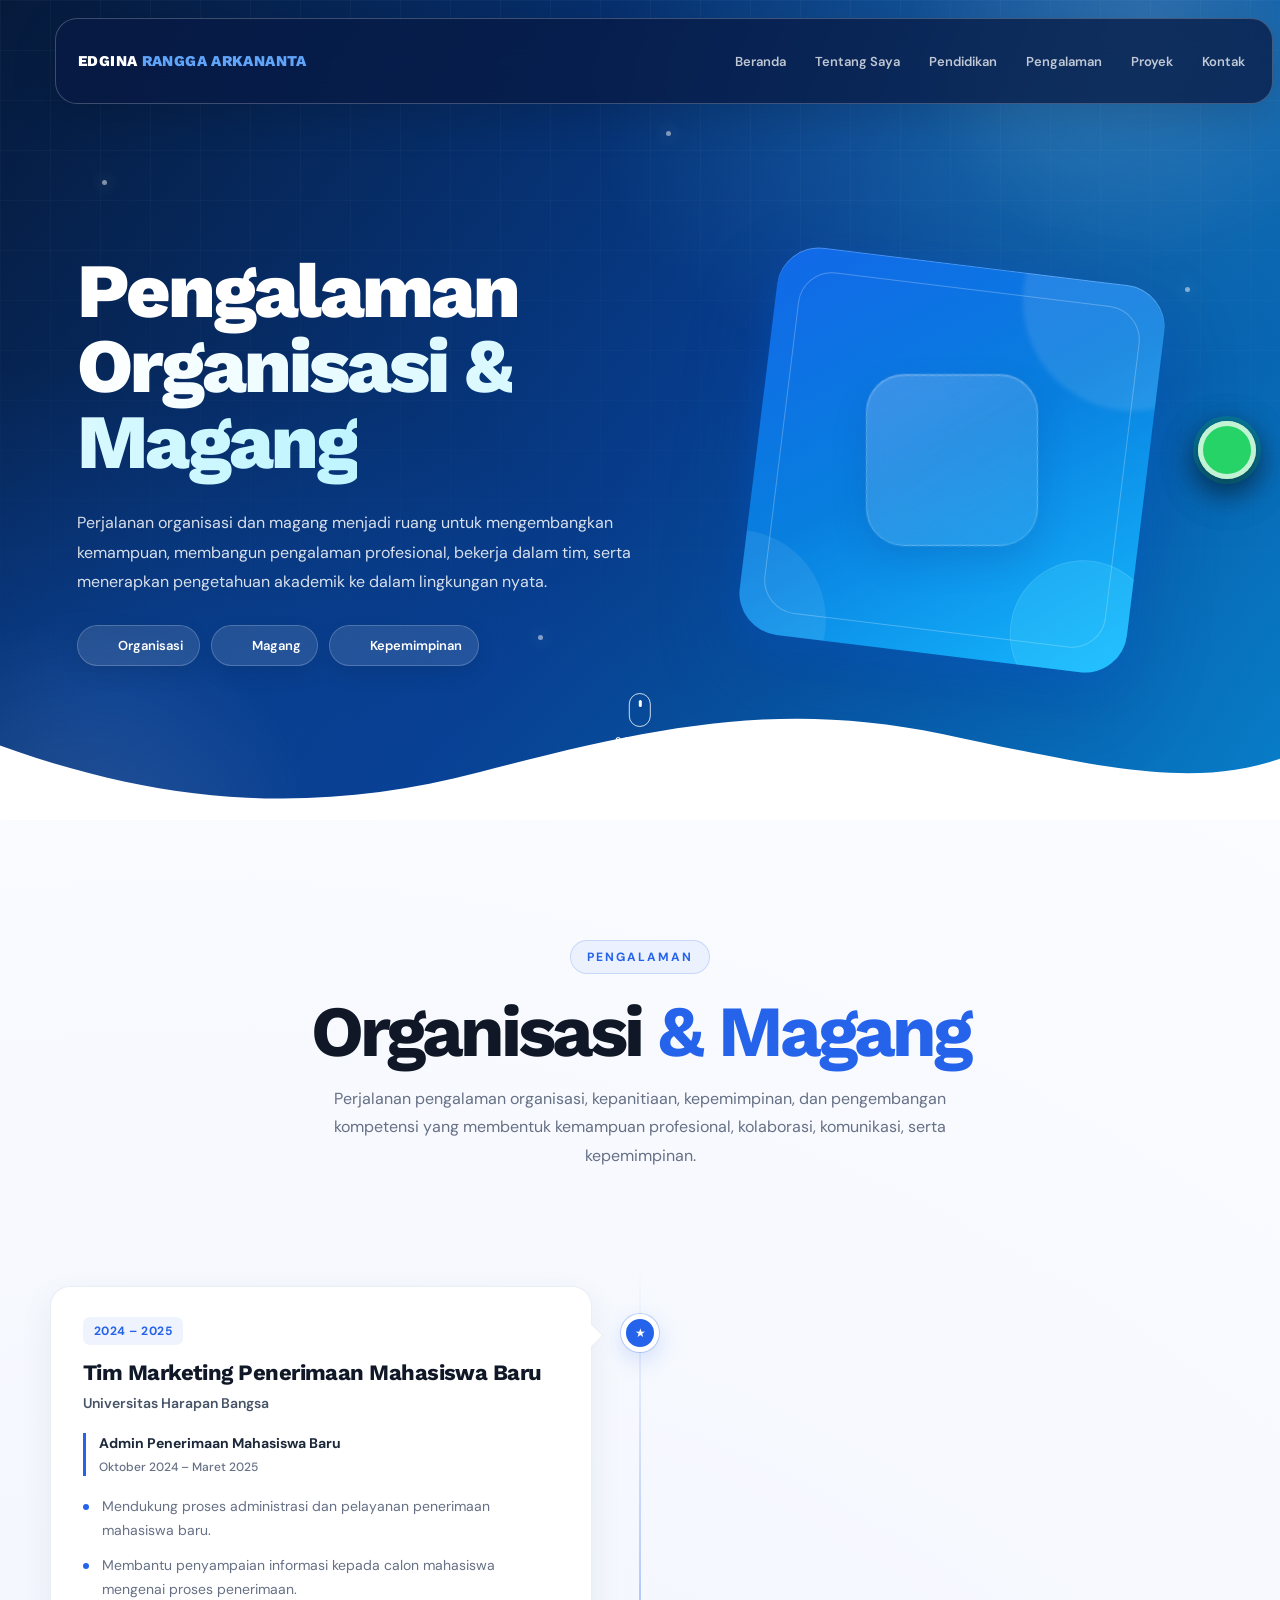
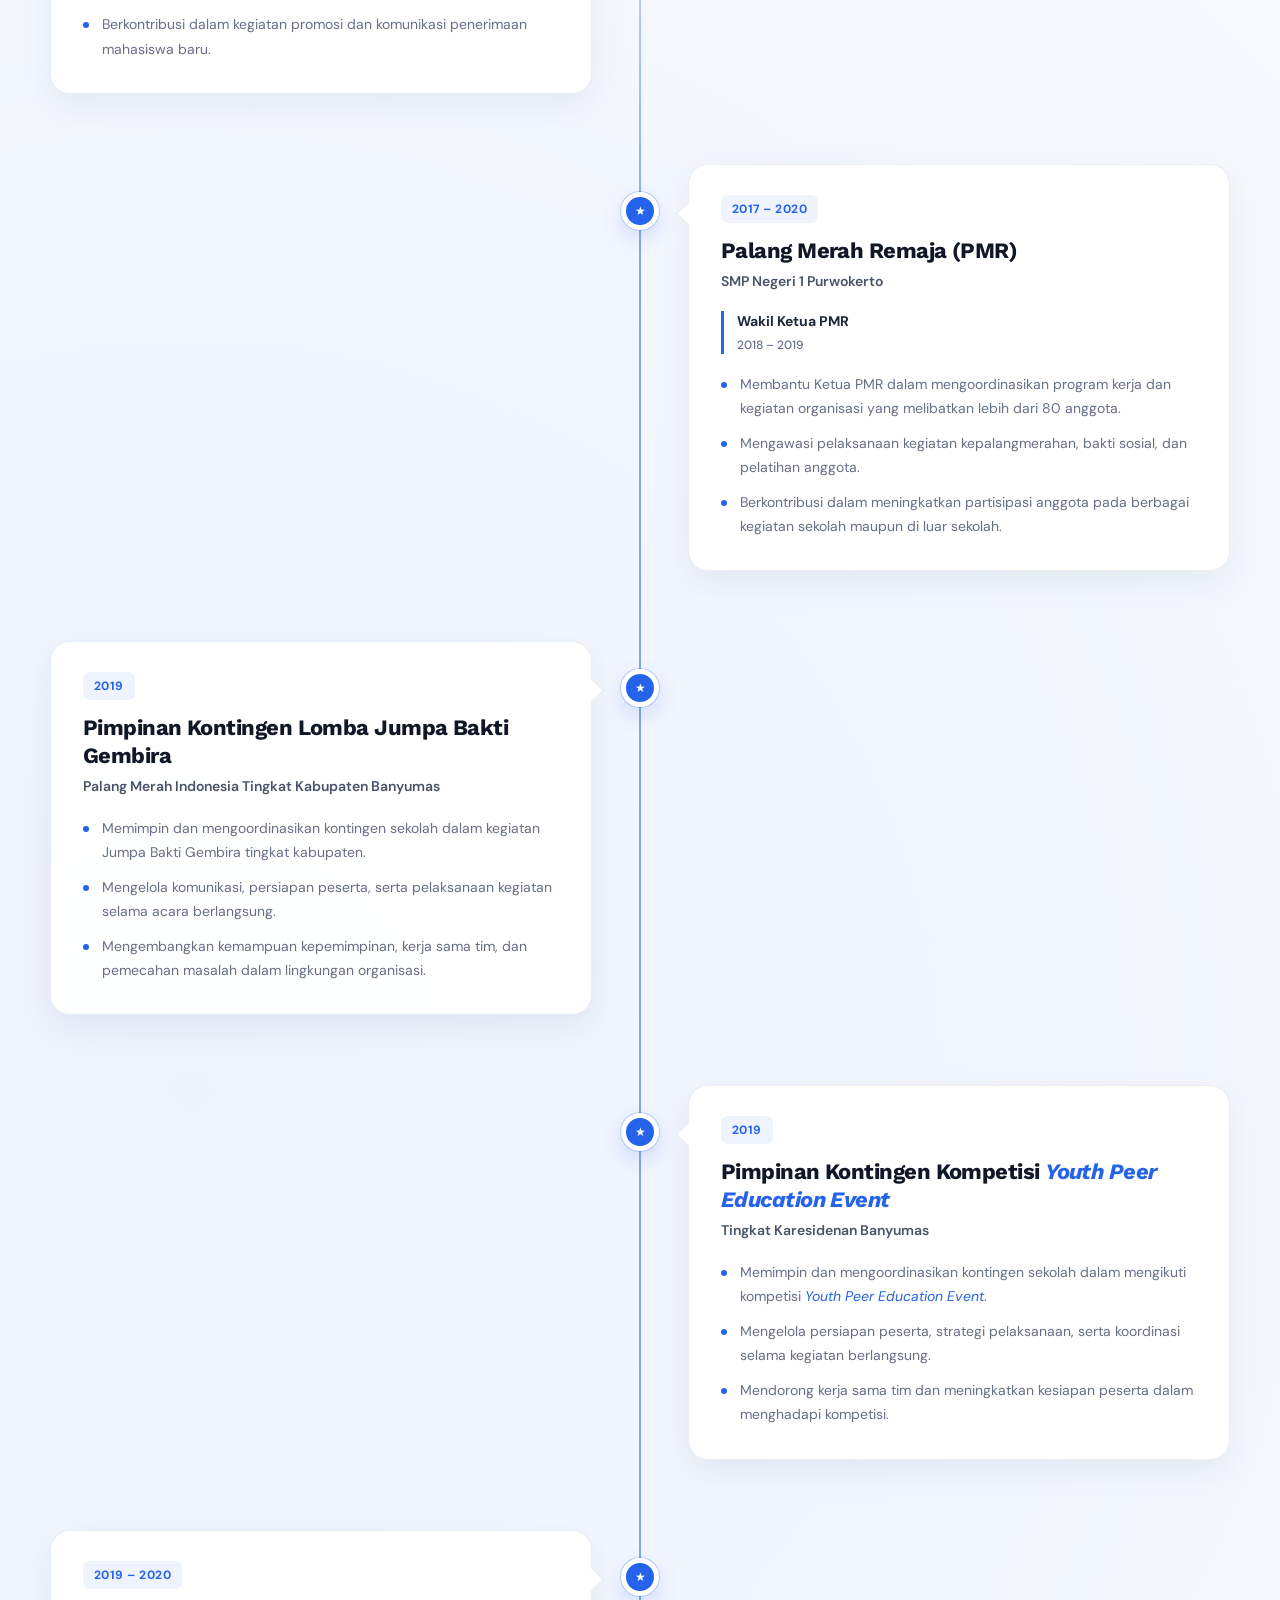
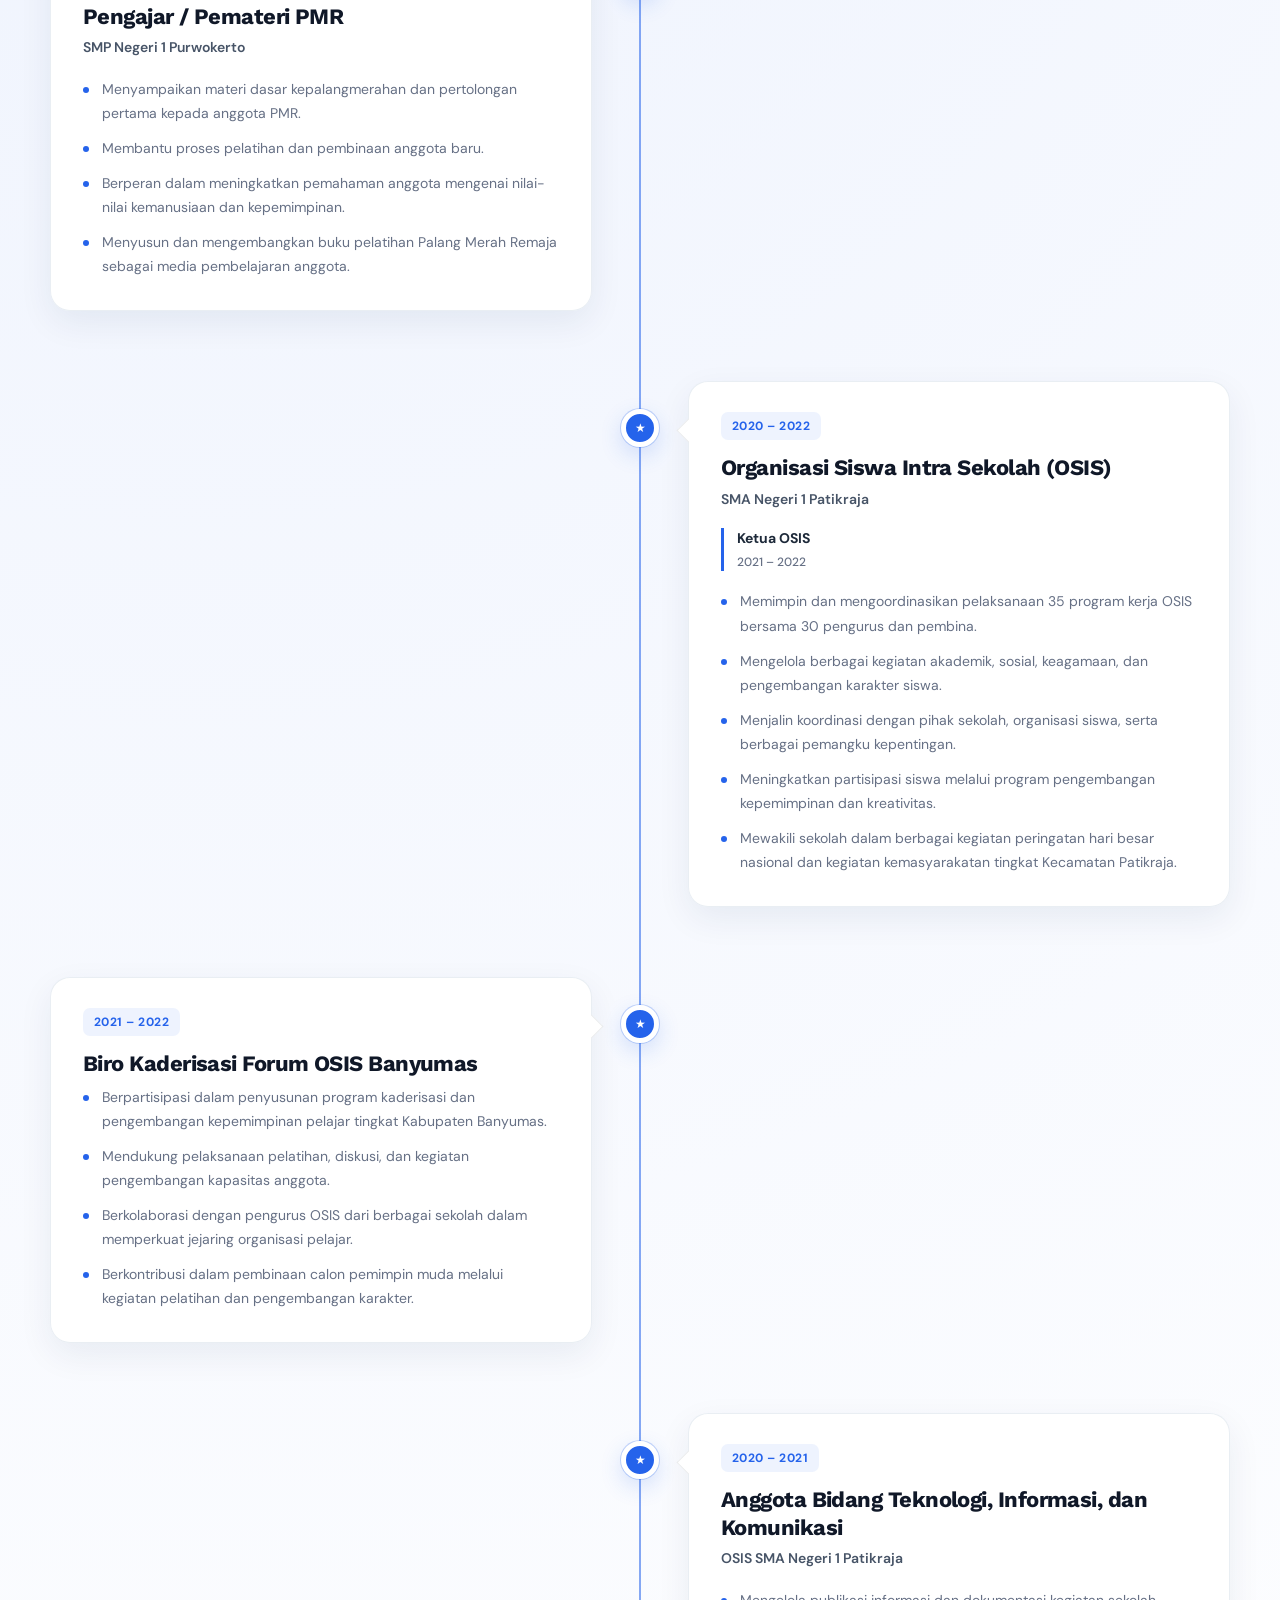
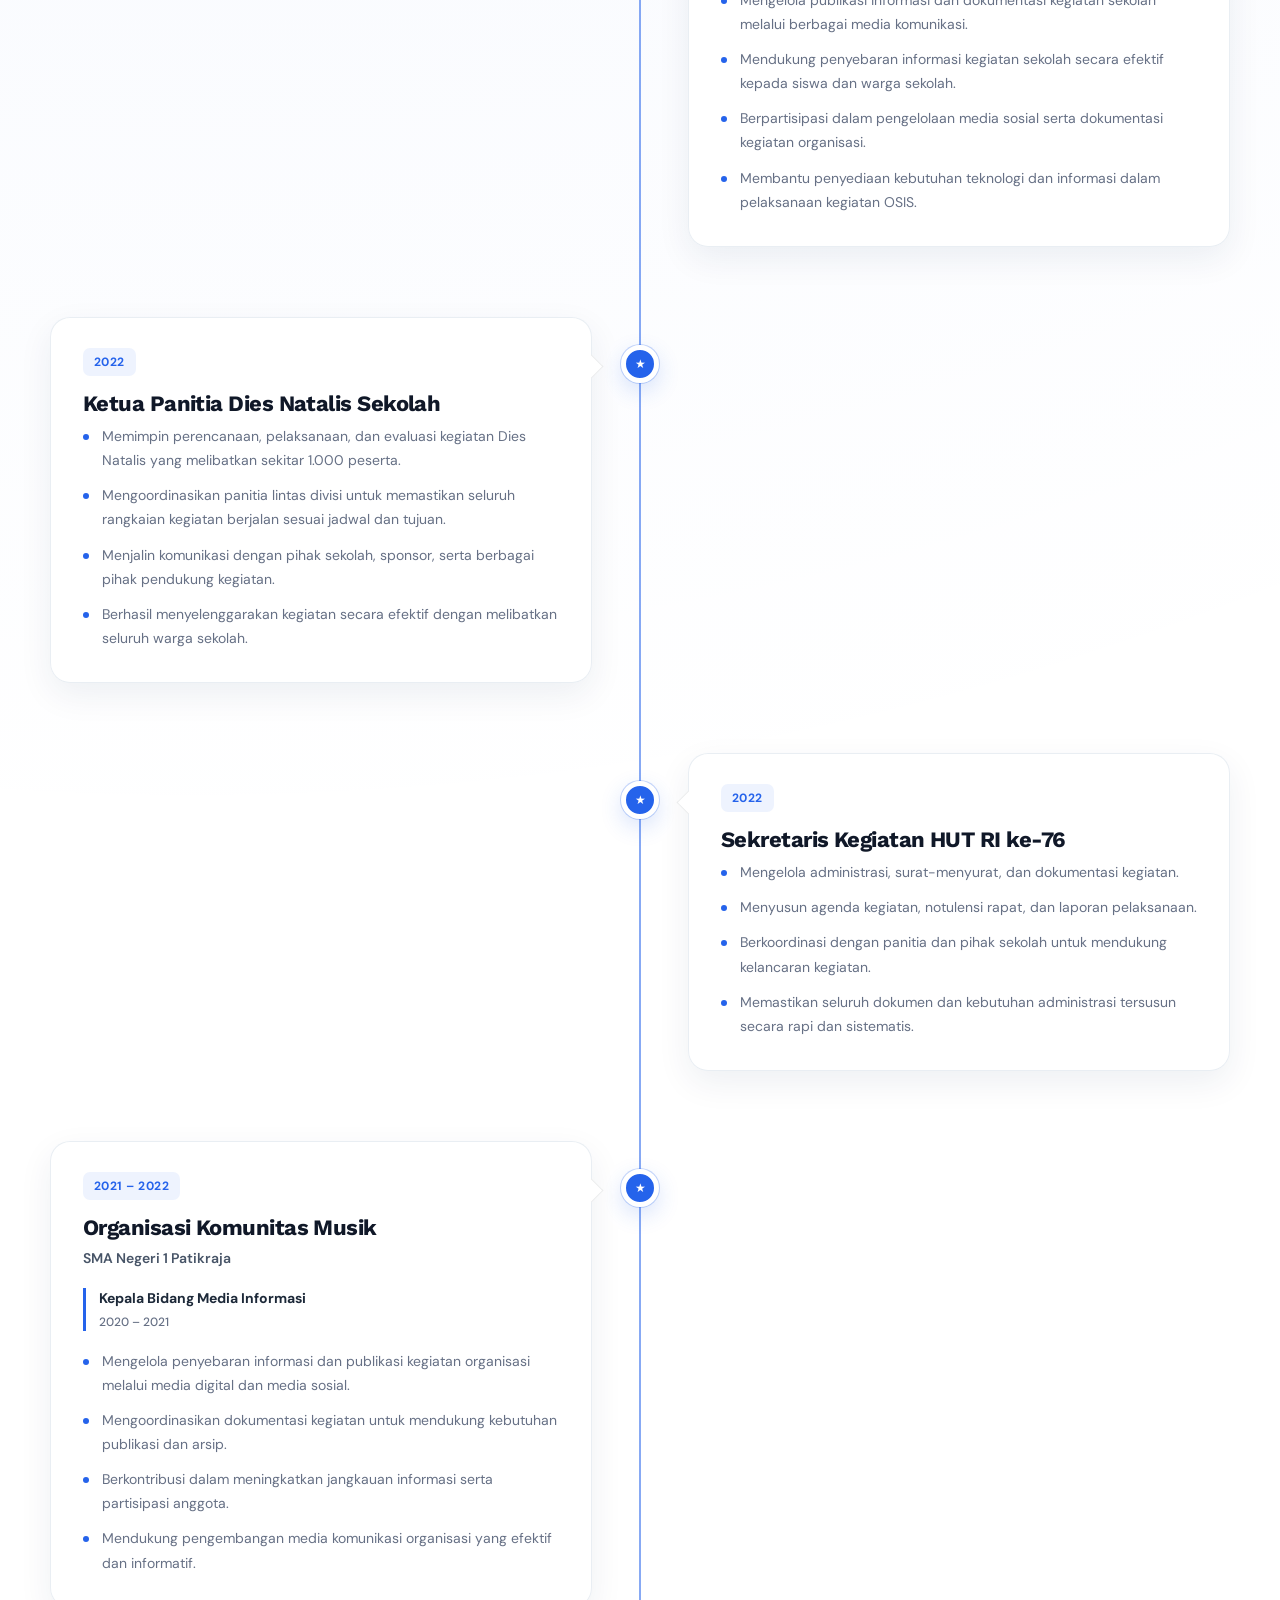
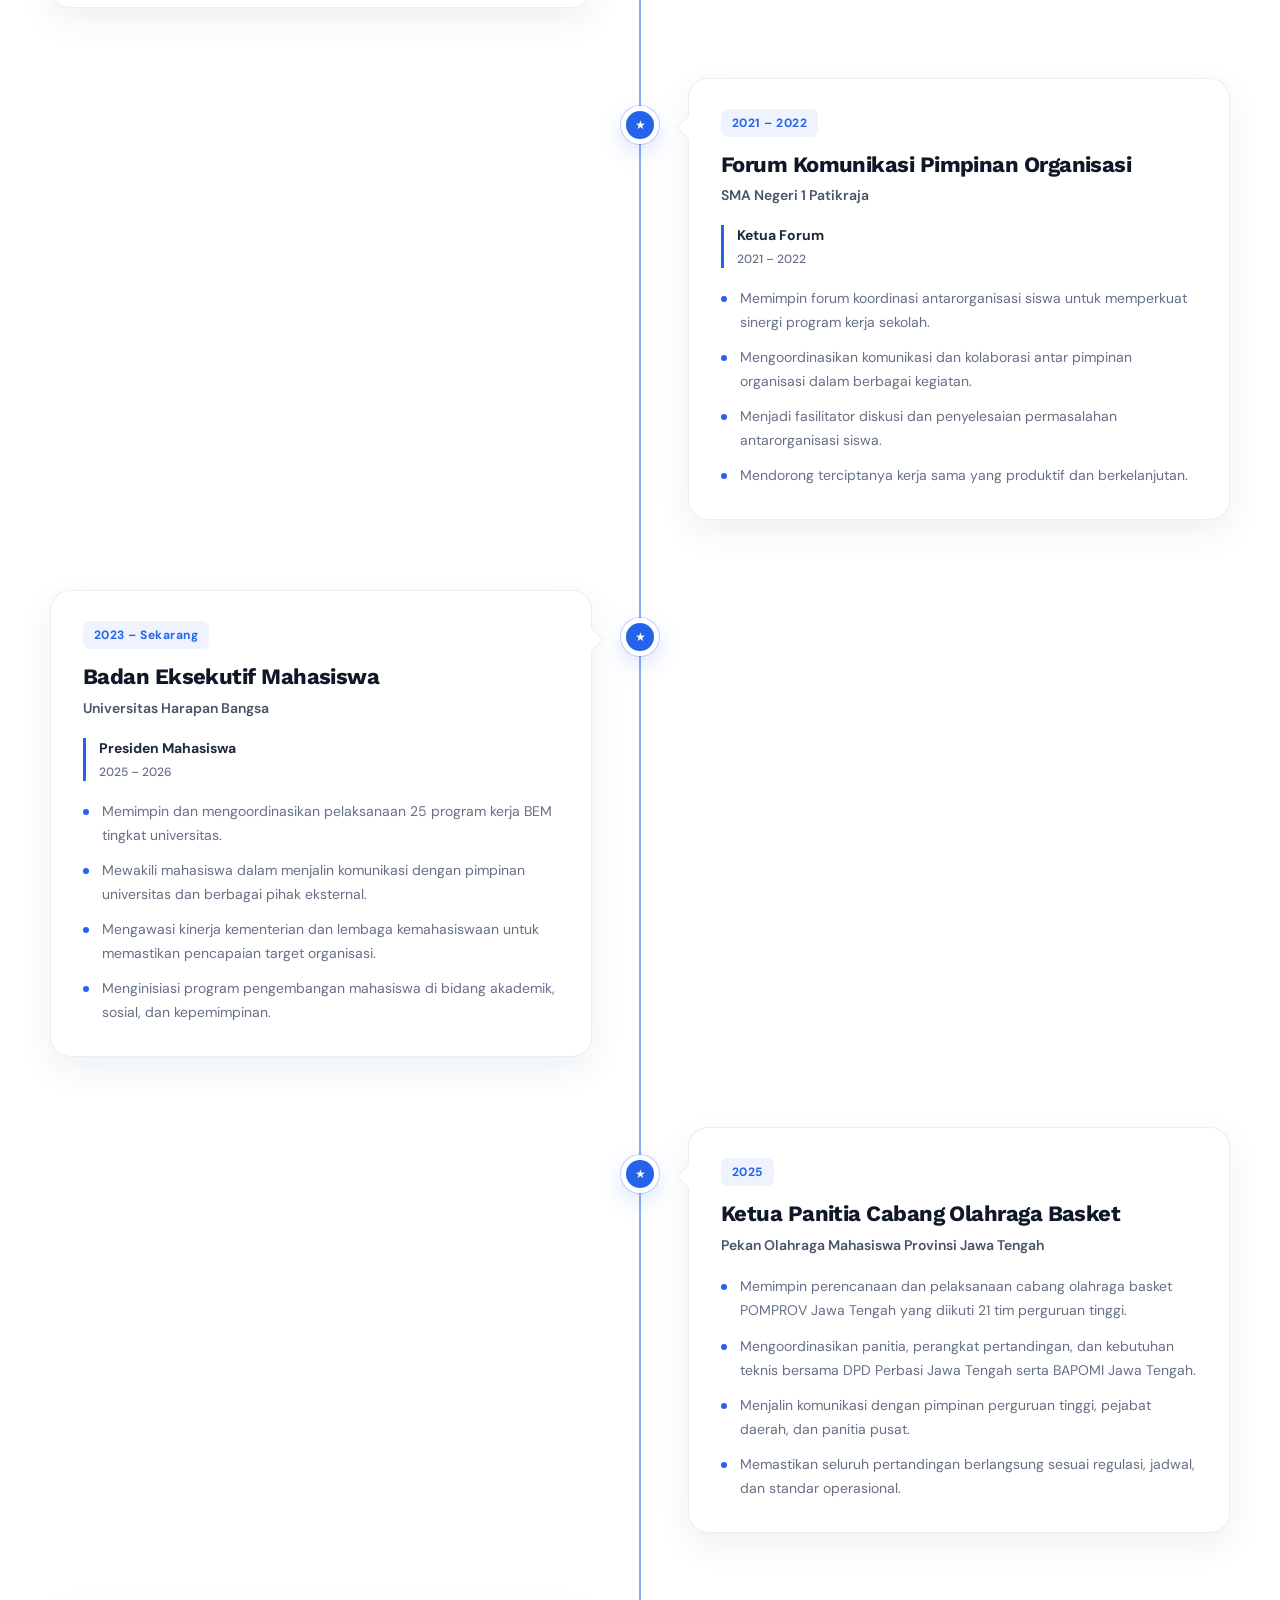
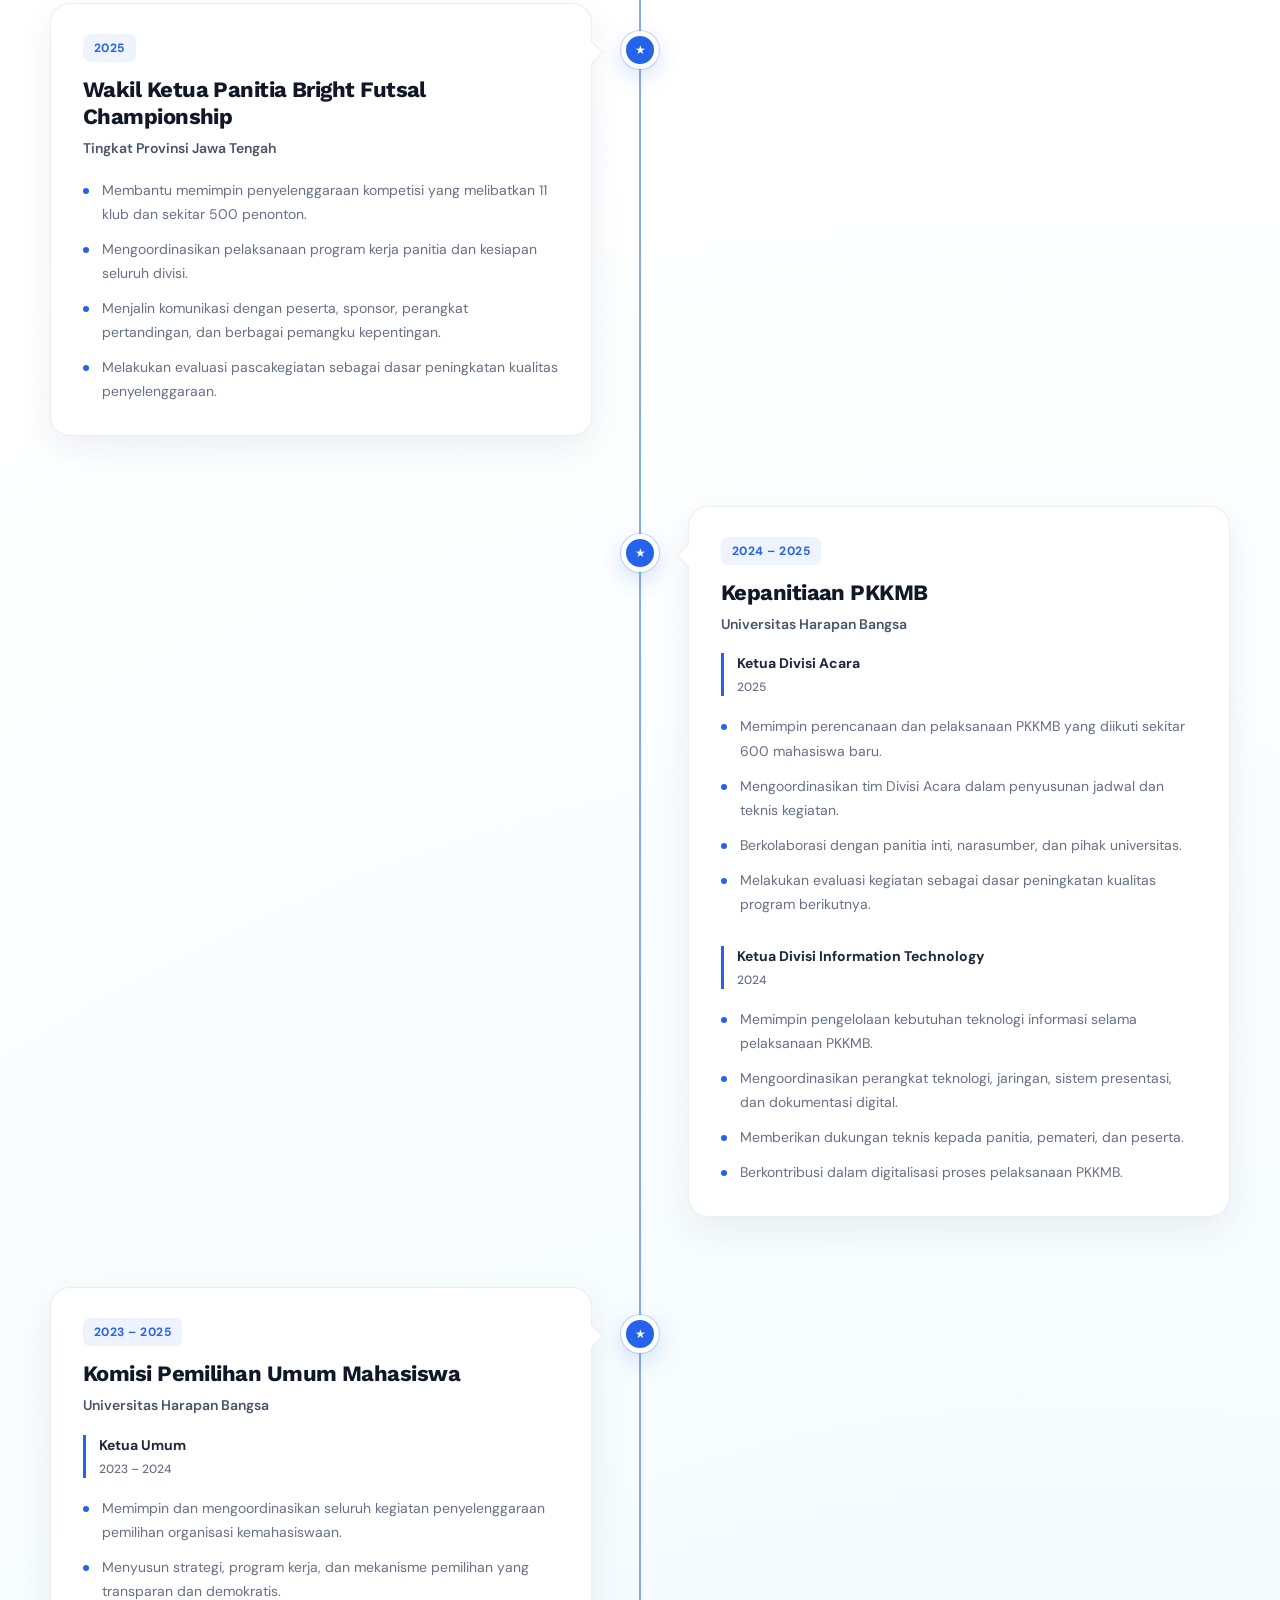
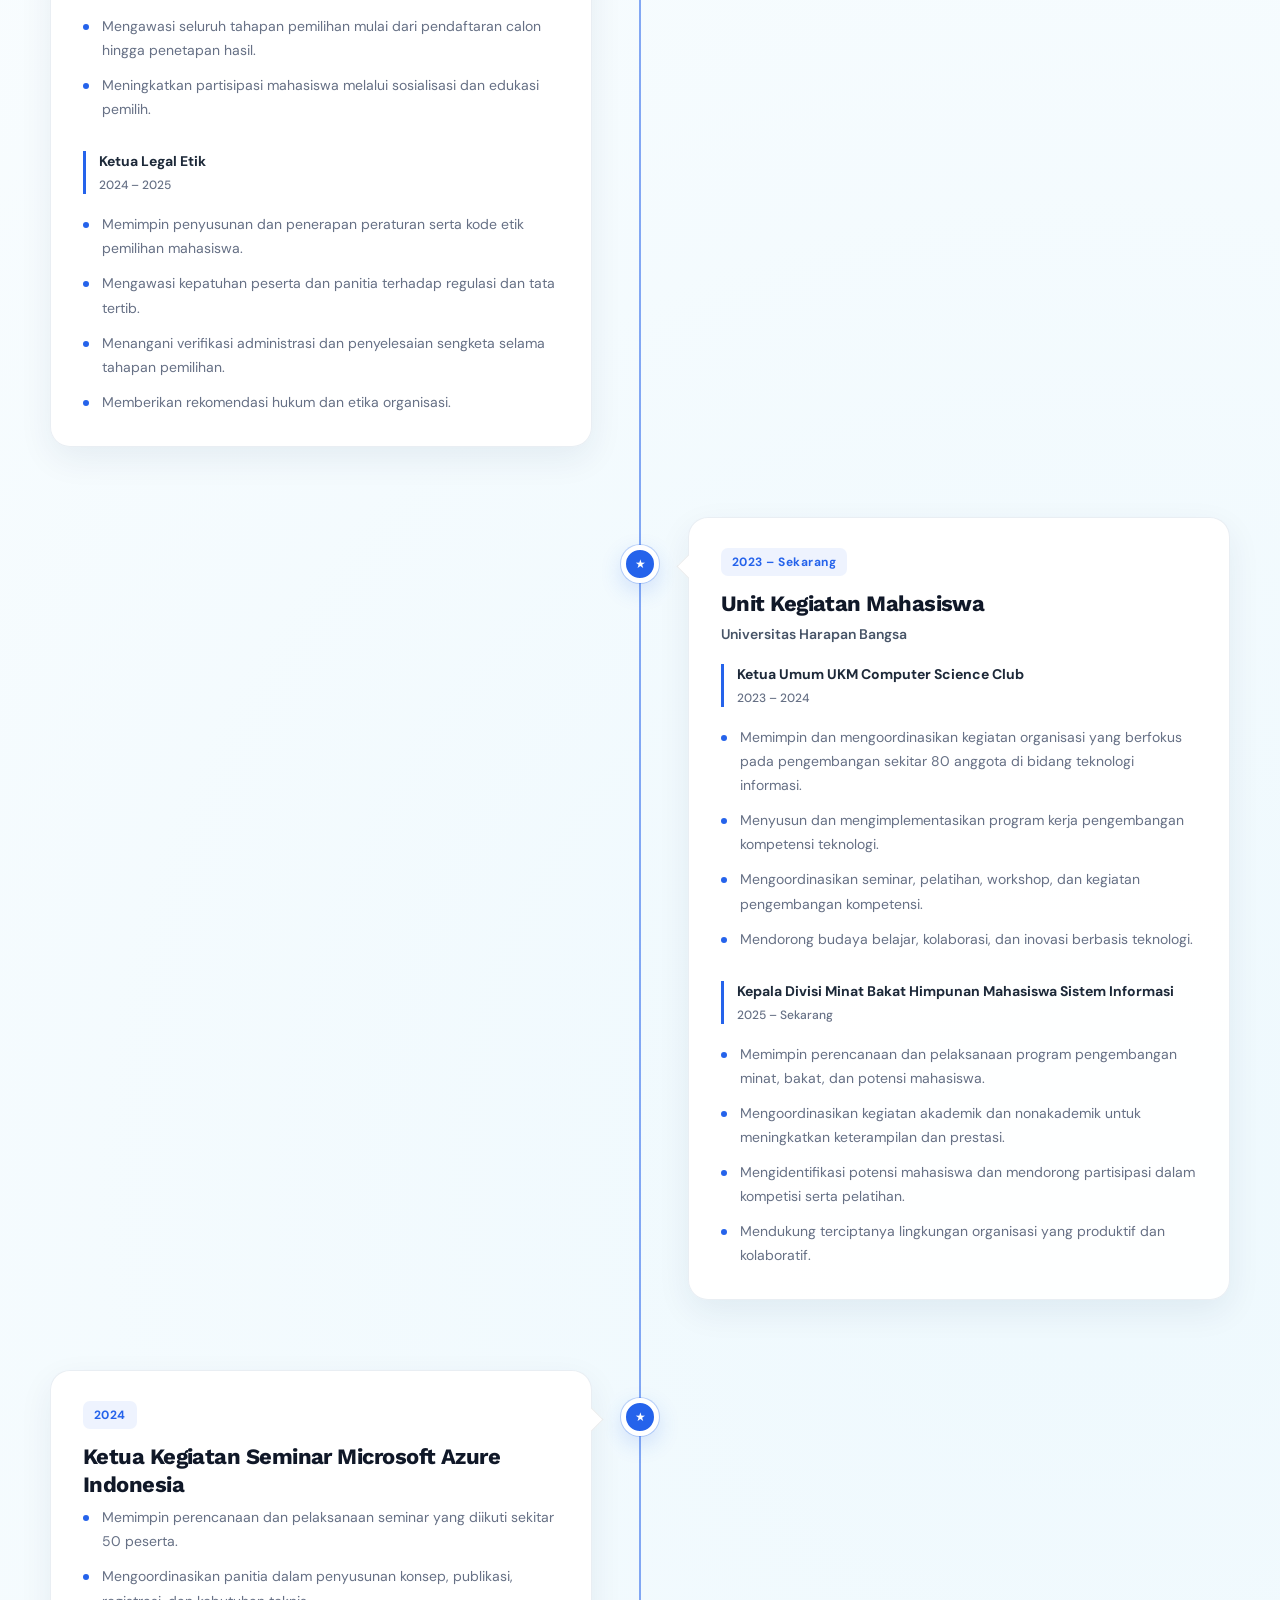
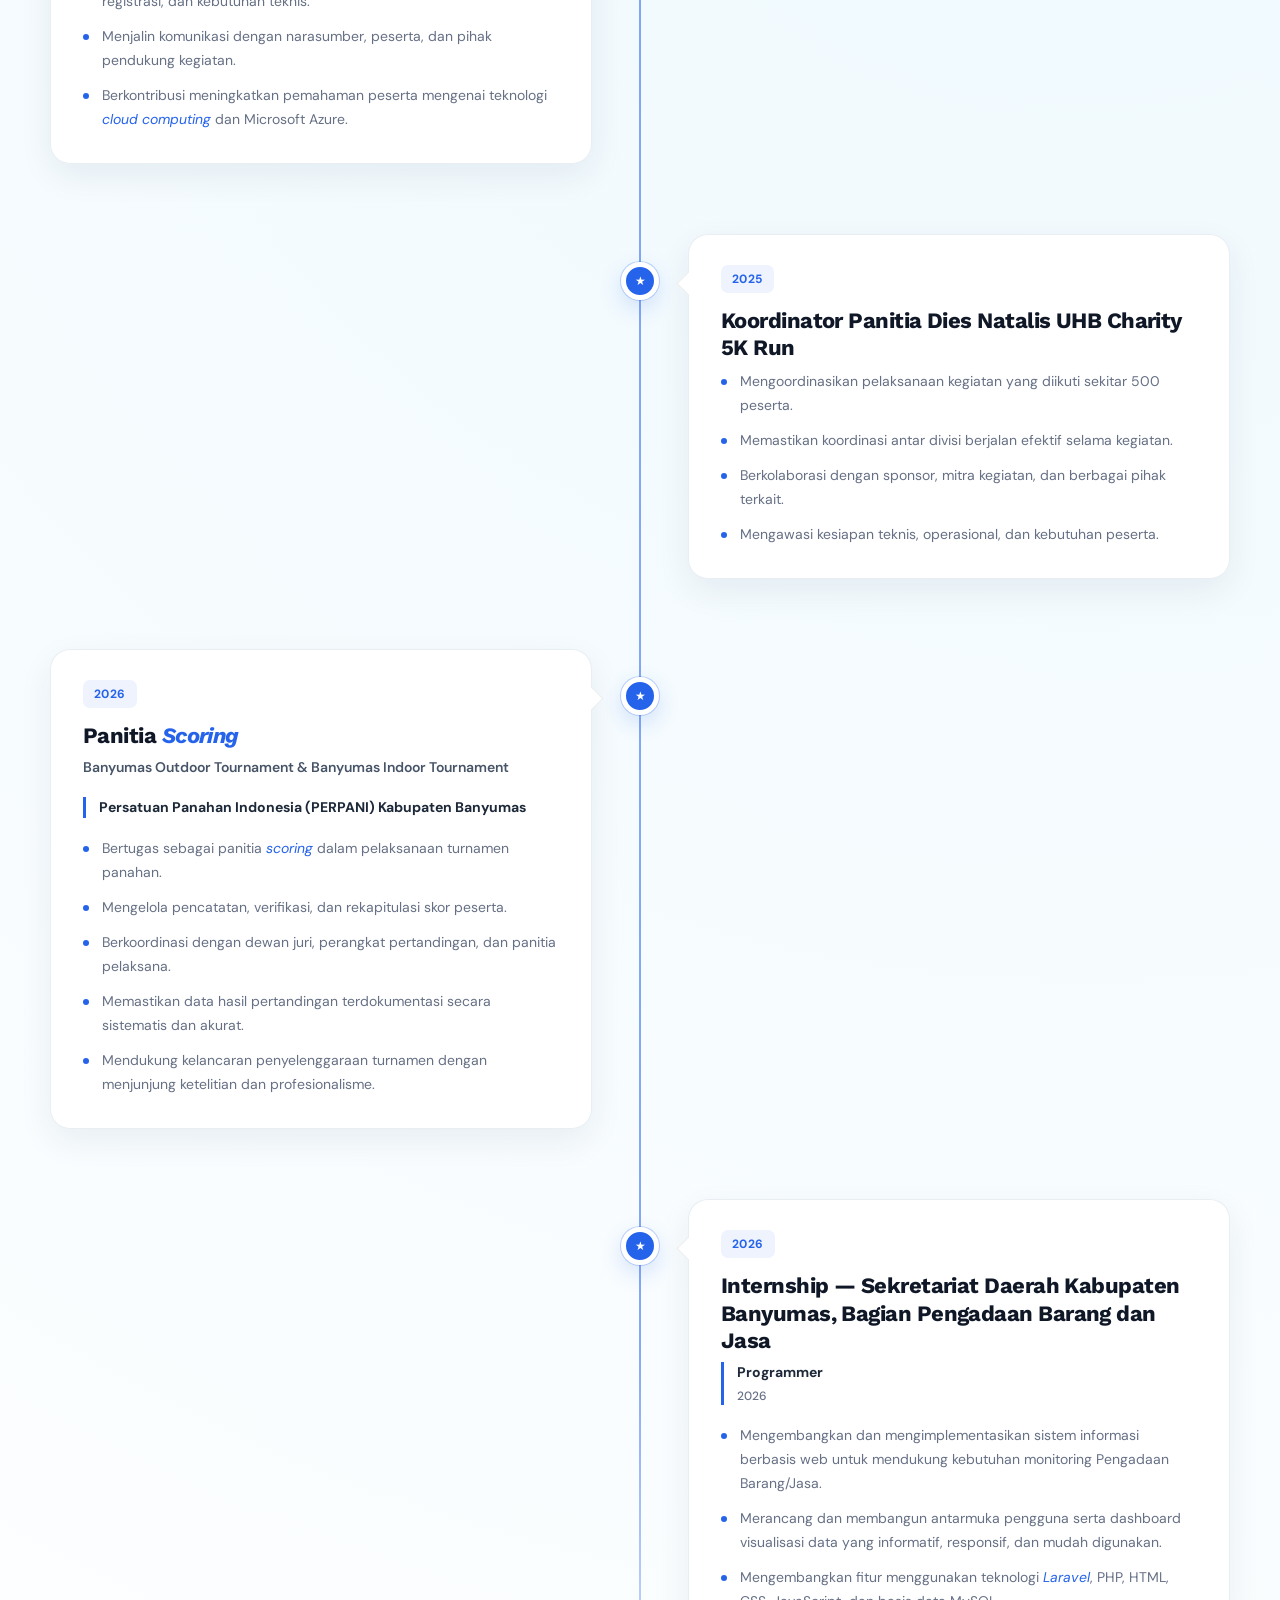
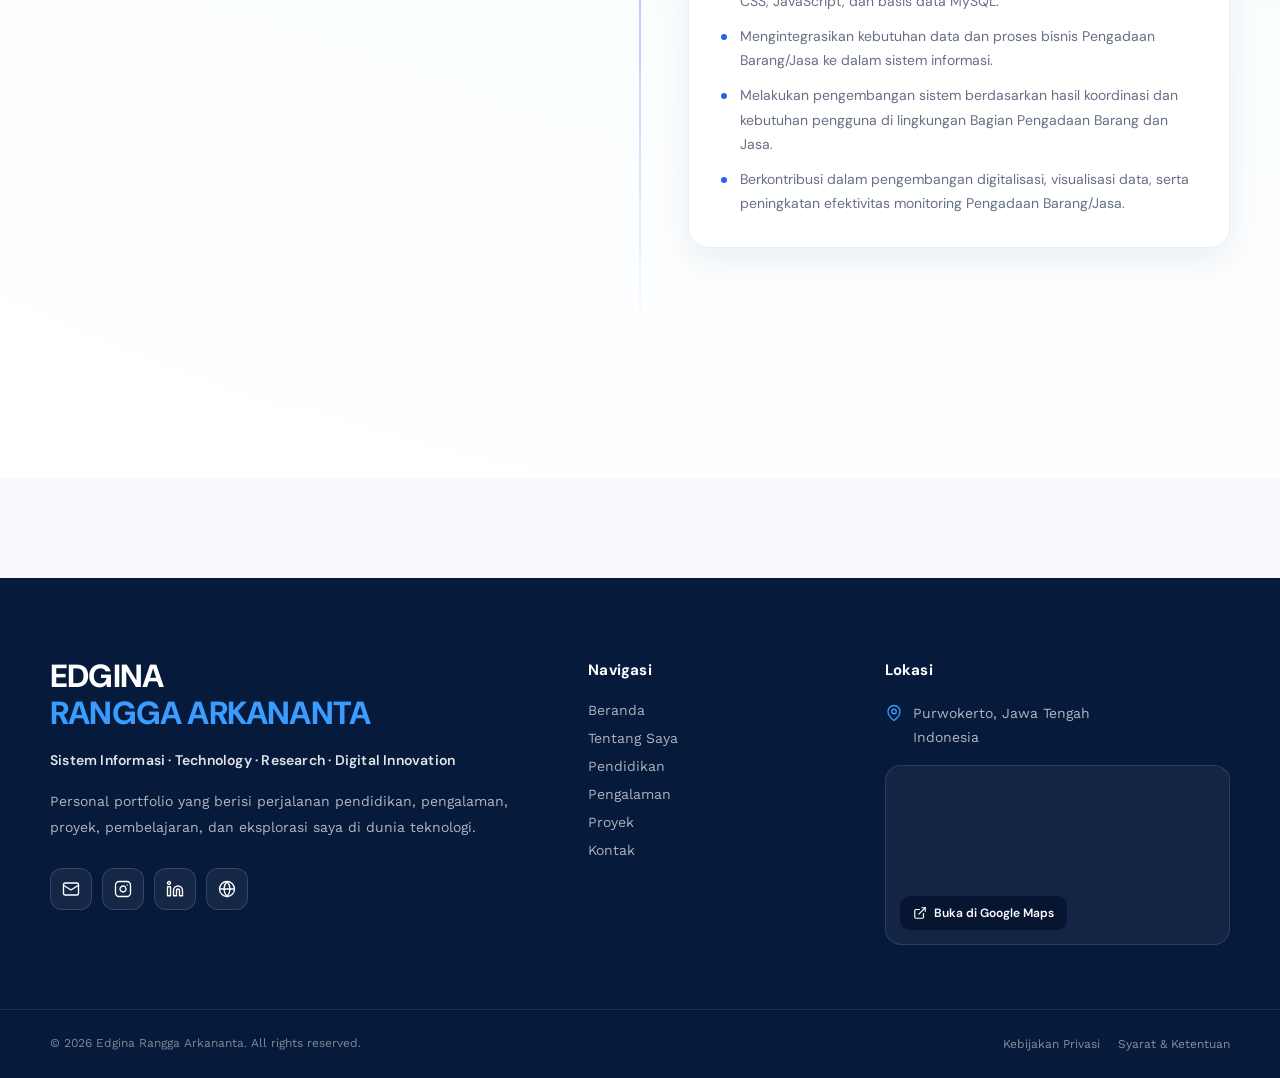
<file: PORTOFOLIO_PERSONAL_FINAL_VERCEL_READY/Pengalaman.html>
<!doctype html>
<html lang="id">
<head>
<meta charset="utf-8">
<meta name="viewport" content="width=device-width, initial-scale=1">
<title>Pengalaman | Edgina Rangga Arkananta</title>
<meta name="description" content="Pengalaman organisasi, profesional, dan magang Edgina Rangga Arkananta.">
<meta name="theme-color" content="#082d67">
<meta property="og:title" content="Pengalaman | Edgina Rangga Arkananta">
<meta property="og:description" content="Pengalaman organisasi, profesional, dan magang Edgina Rangga Arkananta.">
<meta property="og:type" content="website">
<link rel="stylesheet" href="assets/css/site-enhancements.css">
<script defer src="assets/js/site.js"></script>
</head>
<body>

<!-- Shared portfolio header navigation -->
<div class="edgina-nav-wrap">
  <header class="edgina-nav" aria-label="Navigasi utama">
    <a class="edgina-logo" href="index.html" aria-label="Edgina Rangga Arkananta - Beranda">
      <span class="edgina-logo-name">EDGINA <span class="edgina-logo-accent">RANGGA ARKANANTA</span></span>
    </a>
    <ul class="edgina-links" aria-label="Menu utama">
      <li><a href="index.html">Beranda</a></li>
      <li><a href="Tnetangsaya.html">Tentang Saya</a></li>
      <li><a href="Pendidikan.html">Pendidikan</a></li>
      <li><a href="Pengalaman.html">Pengalaman</a></li>
      <li><a href="Proyek.html">Proyek</a></li>
      <li><a href="kontak.html">Kontak</a></li>
    </ul>
    <button class="edgina-menu" type="button" aria-label="Buka menu navigasi" aria-expanded="false" aria-controls="edgina-mobile-menu">
      <svg viewBox="0 0 24 24" fill="none" stroke="currentColor" stroke-width="2" stroke-linecap="round" aria-hidden="true">
        <path d="M4 6h16M4 12h16M4 18h16"></path>
      </svg>
    </button>
    <nav class="edgina-mobile-menu" id="edgina-mobile-menu" aria-label="Navigasi mobile" inert>
      <a href="index.html">Beranda</a>
      <a href="Tnetangsaya.html">Tentang Saya</a>
      <a href="Pendidikan.html">Pendidikan</a>
      <a href="Pengalaman.html">Pengalaman</a>
      <a href="Proyek.html">Proyek</a>
      <a href="kontak.html">Kontak</a>
    </nav>
  </header>
</div>



<!-- =========================================================
     PENGALAMAN ORGANISASI & MAGANG
     EDGINA RANGGA ARKANANTA
     FULL WIDTH + EXPERIENCE VISUAL + WHATSAPP
========================================================= -->

<style>

/* =========================================================
   FONT
========================================================= */

@import url('https://fonts.googleapis.com/css2?family=DM+Sans:wght@400;500;600;700&family=Work+Sans:wght@500;600;700;800&display=swap');


/* =========================================================
   GLOBAL RESET
========================================================= */

html,
body {
    margin: 0 !important;
    padding: 0 !important;
    width: 100%;
    overflow-x: hidden;
}

.edgina-page {
    width: 100vw;
    max-width: 100vw;
    margin-left: calc(50% - 50vw);
    overflow: hidden;

    --blue: #1268e8;
    --blue-light: #087fdf;
    --blue-dark: #073d9d;
    --blue-deep: #052b73;
    --cyan: #56e5ff;
    --white: #ffffff;

    font-family: "DM Sans", sans-serif;
}


/* =========================================================
   HERO
========================================================= */

.edgina-hero {
    position: relative;

    min-height: 820px;

    display: flex;
    align-items: center;

    overflow: hidden;

    color: #ffffff;

    background:
        radial-gradient(
            circle at 75% 20%,
            rgba(86,229,255,.30),
            transparent 27%
        ),
        radial-gradient(
            circle at 12% 80%,
            rgba(18,104,232,.30),
            transparent 32%
        ),
        radial-gradient(
            circle at 88% 78%,
            rgba(120,70,255,.22),
            transparent 28%
        ),
        linear-gradient(
            125deg,
            #062e82 0%,
            #0755c9 36%,
            #087fdf 68%,
            #13a9e6 100%
        );
}


/* =========================================================
   GRID BACKGROUND
========================================================= */

.edgina-hero::before {
    content: "";

    position: absolute;

    inset: 0;

    background-image:
        linear-gradient(
            rgba(255,255,255,.035) 1px,
            transparent 1px
        ),
        linear-gradient(
            90deg,
            rgba(255,255,255,.035) 1px,
            transparent 1px
        );

    background-size: 50px 50px;

    mask-image:
        linear-gradient(
            to bottom,
            rgba(0,0,0,.9),
            transparent
        );

    -webkit-mask-image:
        linear-gradient(
            to bottom,
            rgba(0,0,0,.9),
            transparent
        );

    pointer-events: none;
}


/* =========================================================
   AURORA
========================================================= */

.edgina-aurora {
    position: absolute;

    width: 520px;
    height: 520px;

    border-radius: 50%;

    background:
        radial-gradient(
            circle,
            rgba(255,255,255,.12),
            transparent 68%
        );

    filter: blur(10px);

    pointer-events: none;

    animation:
        edginaAurora
        9s ease-in-out infinite;
}

.edgina-aurora-one {
    top: -240px;
    right: -130px;
}

.edgina-aurora-two {
    bottom: -300px;
    left: -180px;

    animation-delay: -4s;
}

@keyframes edginaAurora {

    0%,
    100% {
        transform:
            translate3d(0,0,0)
            scale(1);
    }

    50% {
        transform:
            translate3d(-20px,20px,0)
            scale(1.08);
    }
}


/* =========================================================
   PARTICLES
========================================================= */

.edgina-particle {
    position: absolute;

    width: 5px;
    height: 5px;

    border-radius: 50%;

    background:
        rgba(255,255,255,.50);

    box-shadow:
        0 0 15px
        rgba(255,255,255,.45);

    animation:
        edginaParticle
        6s ease-in-out infinite;
}

.edgina-particle-1 {
    top: 22%;
    left: 8%;
}

.edgina-particle-2 {
    top: 35%;
    right: 7%;

    animation-delay: -2s;
}

.edgina-particle-3 {
    bottom: 22%;
    left: 42%;

    animation-delay: -4s;
}

.edgina-particle-4 {
    top: 16%;
    left: 52%;

    animation-delay: -1s;
}

@keyframes edginaParticle {

    0%,
    100% {
        transform: translateY(0);
        opacity: .35;
    }

    50% {
        transform: translateY(-15px);
        opacity: 1;
    }
}


/* =========================================================
   HERO CONTAINER
========================================================= */

.edgina-hero-container {
    position: relative;

    z-index: 5;

    width: min(1180px, 88%);

    margin: 0 auto;

    padding-top: 100px;
}


/* =========================================================
   HERO GRID
========================================================= */

.edgina-grid {
    display: grid;

    grid-template-columns:
        minmax(0, 1.05fr)
        minmax(410px, .95fr);

    align-items: center;

    gap: 70px;
}


/* =========================================================
   REVEAL
========================================================= */

.edgina-reveal {
    opacity: 0;

    transform:
        translateY(25px);

    animation:
        edginaReveal
        .9s ease forwards;
}

@keyframes edginaReveal {

    to {
        opacity: 1;

        transform:
            translateY(0);
    }
}


/* =========================================================
   HERO TITLE
========================================================= */

.edgina-hero-title {
    margin: 0;

    max-width: 720px;

    font-family:
        "Work Sans",
        sans-serif;

    font-size:
        clamp(
            48px,
            6vw,
            78px
        );

    line-height: .98;

    letter-spacing: -3px;

    font-weight: 800;

    color: #ffffff;
}

.edgina-hero-title span {
    display: inline;

    color: #ffffff;

    background:
        linear-gradient(
            90deg,
            #ffffff,
            #bff5ff
        );

    -webkit-background-clip: text;
    background-clip: text;

    -webkit-text-fill-color: transparent;
}


/* =========================================================
   TYPING
========================================================= */

#edgina-typing-name {
    display: inline;

    color: #ffffff;

    background:
        linear-gradient(
            90deg,
            #ffffff,
            #bff5ff
        );

    -webkit-background-clip: text;
    background-clip: text;

    -webkit-text-fill-color: transparent;
}


/* =========================================================
   DESCRIPTION
========================================================= */

.edgina-description {
    width: 100%;

    max-width: 720px;

    margin:
        28px 0 0;

    text-align: left;

    color:
        rgba(255,255,255,.84);

    font-family:
        "DM Sans",
        sans-serif;

    font-size: 16px;

    line-height: 1.85;
}


/* =========================================================
   EXPERIENCE META
========================================================= */

.edgina-meta {
    display: flex;

    flex-wrap: wrap;

    gap: 11px;

    margin-top: 28px;
}

.edgina-meta-pill {
    display: inline-flex;

    align-items: center;

    gap: 8px;

    padding:
        11px 16px;

    border-radius: 999px;

    color: #ffffff !important;

    background:
        rgba(255,255,255,.11);

    border:
        1px solid
        rgba(255,255,255,.20);

    backdrop-filter:
        blur(10px);

    -webkit-backdrop-filter:
        blur(10px);

    font-size: 13px;

    font-weight: 600;

    box-shadow:
        0 8px 22px
        rgba(0,0,0,.08);

    transition:
        transform .3s ease,
        background .3s ease;
}

.edgina-meta-pill:hover {
    transform:
        translateY(-3px);

    background:
        rgba(255,255,255,.16);
}

.edgina-meta-pill svg,
.edgina-meta-pill i {
    width: 16px;
    height: 16px;

    color: #ffffff !important;

    stroke: #ffffff !important;

    stroke-width: 2;
}


/* =========================================================
   VISUAL KANAN
========================================================= */

.edgina-visual {
    position: relative;

    min-height: 575px;

    display: flex;

    align-items: center;

    justify-content: center;

    isolation: isolate;
}


/* =========================================================
   GLOW
========================================================= */

.edgina-visual-glow {
    position: absolute;

    width: 440px;
    height: 440px;

    border-radius: 50%;

    background:
        radial-gradient(
            circle,
            rgba(86,229,255,.38) 0%,
            rgba(19,169,230,.18) 35%,
            rgba(18,104,232,.08) 55%,
            transparent 74%
        );

    filter: blur(25px);

    z-index: -2;

    animation:
        edginaVisualGlow
        5s ease-in-out infinite;
}

@keyframes edginaVisualGlow {

    0%,
    100% {
        transform: scale(1);

        opacity: .75;
    }

    50% {
        transform: scale(1.08);

        opacity: 1;
    }
}


/* =========================================================
   SHAPE UTAMA
========================================================= */

.edgina-visual-shape {
    position: relative;

    width: 390px;
    height: 390px;

    border-radius: 42px;

    background:
        linear-gradient(
            145deg,
            #1268e8 0%,
            #087fdf 48%,
            #16b9ff 100%
        );

    transform:
        rotate(7deg);

    display: flex;

    align-items: center;

    justify-content: center;

    overflow: hidden;

    box-shadow:
        0 35px 80px
        rgba(4,62,150,.32),

        0 15px 35px
        rgba(18,104,232,.22),

        inset 0 1px 0
        rgba(255,255,255,.25);

    animation:
        edginaVisualFloat
        6s ease-in-out infinite;
}

@keyframes edginaVisualFloat {

    0%,
    100% {
        transform:
            rotate(7deg)
            translateY(0);
    }

    50% {
        transform:
            rotate(7deg)
            translateY(-12px);
    }
}


/* =========================================================
   INNER BORDER
========================================================= */

.edgina-visual-inner-border {
    position: absolute;

    inset: 23px;

    border-radius: 34px;

    border:
        1px solid
        rgba(255,255,255,.25);

    pointer-events: none;
}


/* =========================================================
   EXPERIENCE ICON BOX
========================================================= */

.edgina-visual-icon-box {
    position: relative;

    width: 170px;
    height: 170px;

    border-radius: 38px;

    background:
        linear-gradient(
            145deg,
            rgba(255,255,255,.20),
            rgba(255,255,255,.08)
        );

    border:
        1px solid
        rgba(255,255,255,.25);

    backdrop-filter:
        blur(12px);

    -webkit-backdrop-filter:
        blur(12px);

    display: flex;

    align-items: center;

    justify-content: center;

    box-shadow:
        inset 0 1px 0
        rgba(255,255,255,.20),

        0 15px 35px
        rgba(0,40,120,.15);

    transform:
        rotate(-7deg);

    z-index: 3;
}

.edgina-visual-icon-box svg,
.edgina-visual-icon-box i {
    width: 82px;
    height: 82px;

    color: #ffffff !important;

    stroke: #ffffff !important;

    stroke-width: 1.5;

    filter:
        drop-shadow(
            0 4px 12px
            rgba(0,40,100,.18)
        );
}


/* =========================================================
   DECORATIVE CIRCLE
========================================================= */

.edgina-visual-circle {
    position: absolute;

    width: 145px;
    height: 145px;

    right: -30px;
    bottom: -35px;

    border-radius: 50%;

    background:
        rgba(86,229,255,.22);

    border:
        1px solid
        rgba(255,255,255,.10);

    z-index: 1;
}


/* =========================================================
   DECORATIVE LIGHT ATAS
========================================================= */

.edgina-visual-shape::before {
    content: "";

    position: absolute;

    width: 220px;
    height: 220px;

    top: -95px;
    right: -75px;

    border-radius: 50%;

    background:
        rgba(255,255,255,.10);

    filter: blur(2px);

    z-index: 1;
}


/* =========================================================
   DECORATIVE LIGHT BAWAH
========================================================= */

.edgina-visual-shape::after {
    content: "";

    position: absolute;

    width: 180px;
    height: 180px;

    left: -90px;
    bottom: -80px;

    border-radius: 50%;

    background:
        rgba(255,255,255,.08);

    z-index: 1;
}


/* =========================================================
   WHATSAPP FLOATING
========================================================= */

.edgina-whatsapp {
    position: fixed;

    right: 28px;
    top: 50%;

    transform:
        translateY(-50%);

    z-index: 999;

    width: 68px;
    height: 68px;

    border-radius: 50%;

    display: flex;

    align-items: center;

    justify-content: center;

    background:
        #25D366;

    color: #ffffff;

    text-decoration: none;

    box-shadow:
        0 10px 30px
        rgba(0,0,0,.20);

    border:
        5px solid
        rgba(255,255,255,.72);

    transition:
        transform .3s ease,
        box-shadow .3s ease;
}

.edgina-whatsapp:hover {
    transform:
        translateY(-50%)
        scale(1.08);

    box-shadow:
        0 15px 40px
        rgba(0,0,0,.25);
}

.edgina-whatsapp svg,
.edgina-whatsapp i {
    width: 30px;
    height: 30px;

    color: #ffffff !important;

    stroke: #ffffff !important;

    stroke-width: 2.2;
}


/* =========================================================
   WAVE
========================================================= */

.edgina-wave {
    position: absolute;

    left: 0;
    bottom: -1px;

    width: 100%;

    z-index: 10;

    line-height: 0;
}

.edgina-wave svg {
    display: block;

    width: 100%;

    height: auto;
}


/* =========================================================
   SCROLL
========================================================= */

.edgina-scroll {
    position: absolute;

    bottom: 72px;
    left: 50%;

    transform:
        translateX(-50%);

    z-index: 20;

    display: flex;

    flex-direction: column;

    align-items: center;

    gap: 7px;

    color: #ffffff !important;

    font-size: 11px;

    font-weight: 500;

    letter-spacing: 1.4px;

    text-transform: uppercase;
}

.edgina-scroll-mouse {
    width: 22px;
    height: 34px;

    border:
        1.5px solid
        rgba(255,255,255,.80);

    border-radius: 14px;

    display: flex;

    justify-content: center;

    padding-top: 6px;

    box-sizing: border-box;
}

.edgina-scroll-mouse::before {
    content: "";

    width: 3px;
    height: 7px;

    border-radius: 10px;

    background:
        #ffffff !important;

    animation:
        edginaScroll
        1.7s ease-in-out infinite;
}

@keyframes edginaScroll {

    0% {
        transform:
            translateY(0);

        opacity: 1;
    }

    60% {
        transform:
            translateY(8px);

        opacity: .2;
    }

    100% {
        transform:
            translateY(0);

        opacity: 1;
    }
}


/* =========================================================
   NAVBAR WRAPPER
========================================================= */

.edgina-nav-wrap {
    position: fixed;

    top: 18px;
    left: 0;
    right: 0;

    z-index: 99999;

    width: 100%;

    padding: 0 24px;

    pointer-events: none;
}


/* =========================================================
   NAVBAR
========================================================= */

.edgina-nav {
    position: relative;

    width: min(1180px, 100%);

    min-height: 68px;

    margin: 0 auto;

    padding:
        8px 14px 8px 22px;

    display: flex;

    align-items: center;

    justify-content: space-between;

    gap: 20px;

    pointer-events: auto;

    border:
        1px solid
        rgba(255,255,255,.22);

    border-radius: 22px;

    background:
        rgba(7,25,67,.76);

    backdrop-filter:
        blur(20px);

    -webkit-backdrop-filter:
        blur(20px);

    box-shadow:
        0 12px 45px
        rgba(0,0,0,.16);

    transition:
        background .35s ease,
        border-color .35s ease,
        box-shadow .35s ease;
}

.edgina-nav:hover {
    background:
        rgba(7,25,67,.84);

    border-color:
        rgba(96,165,250,.30);

    box-shadow:
        0 18px 55px
        rgba(0,0,0,.22);
}


/* =========================================================
   LOGO
========================================================= */

.edgina-logo {
    display: inline-flex;

    align-items: center;

    flex-shrink: 0;

    text-decoration: none;

    transition:
        transform .3s ease;
}

.edgina-logo:hover {
    transform:
        translateY(-1px);
}

.edgina-logo-name {
    display: inline-block;

    font-family:
        "Work Sans",
        "DM Sans",
        sans-serif;

    font-size: 15px;

    line-height: 1;

    font-weight: 800;

    letter-spacing: .025em;

    white-space: nowrap;

    color: #ffffff;

    transition:
        transform .3s ease;
}

.edgina-logo-accent {
    color: #60a5fa;

    transition:
        color .3s ease;
}

.edgina-logo:hover .edgina-logo-name {
    transform:
        translateX(2px);
}

.edgina-logo:hover .edgina-logo-accent {
    color:
        #93c5fd;
}


/* =========================================================
   DESKTOP MENU
========================================================= */

.edgina-links {
    display: flex;

    align-items: center;

    gap: 3px;

    margin: 0;
    padding: 0;

    list-style: none;
}

.edgina-links li {
    margin: 0;
    padding: 0;

    list-style: none;
}

.edgina-links a {
    position: relative;

    display: inline-flex;

    align-items: center;

    justify-content: center;

    min-height: 42px;

    padding: 0 13px;

    border-radius: 12px;

    color:
        rgba(255,255,255,.74);

    text-decoration: none;

    font-family:
        "DM Sans",
        sans-serif;

    font-size: 13px;

    font-weight: 600;

    white-space: nowrap;

    transition:
        color .3s ease,
        background .3s ease,
        transform .3s ease;
}

.edgina-links a::after {
    content: "";

    position: absolute;

    left: 50%;
    bottom: 5px;

    width: 0;
    height: 2px;

    border-radius: 999px;

    background:
        linear-gradient(
            90deg,
            #60a5fa,
            #22d3ee
        );

    transform:
        translateX(-50%);

    transition:
        width .3s
        cubic-bezier(.22,1,.36,1);
}

.edgina-links a:hover {
    color: #ffffff;

    background:
        rgba(255,255,255,.08);

    transform:
        translateY(-2px);
}

.edgina-links a:hover::after {
    width: 23px;
}

.edgina-links a.edgina-active {
    color: #ffffff;

    background:
        rgba(255,255,255,.09);
}

.edgina-links a.edgina-active::after {
    width: 23px;
}

.edgina-links a.edgina-clicked {
    transform:
        scale(.94);
}


/* =========================================================
   MOBILE MENU BUTTON
========================================================= */

.edgina-menu {
    width: 44px;
    height: 44px;

    display: none;

    align-items: center;
    justify-content: center;

    padding: 0;

    border:
        1px solid
        rgba(255,255,255,.12);

    border-radius: 13px;

    color: #ffffff;

    background:
        rgba(255,255,255,.08);

    cursor: pointer;

    transition:
        .3s ease;
}

.edgina-menu:hover {
    background:
        rgba(255,255,255,.14);

    transform:
        translateY(-2px);
}

.edgina-menu svg {
    width: 21px;
    height: 21px;

    color: #ffffff !important;

    stroke: #ffffff !important;
}


/* =========================================================
   MOBILE DROPDOWN
========================================================= */

.edgina-mobile-menu {
    position: absolute;

    top:
        calc(100% + 10px);

    left: 0;
    right: 0;

    padding: 10px;

    border:
        1px solid
        rgba(255,255,255,.18);

    border-radius: 20px;

    background:
        rgba(7,25,67,.95);

    backdrop-filter:
        blur(22px);

    -webkit-backdrop-filter:
        blur(22px);

    box-shadow:
        0 20px 55px
        rgba(0,0,0,.25);

    opacity: 0;

    visibility: hidden;

    transform:
        translateY(-10px)
        scale(.98);

    transition:
        opacity .3s ease,
        visibility .3s ease,
        transform .3s ease;
}

.edgina-mobile-menu.edgina-mobile-open {
    opacity: 1;

    visibility: visible;

    transform:
        translateY(0)
        scale(1);
}

.edgina-mobile-menu a {
    display: flex;

    align-items: center;

    gap: 12px;

    width: 100%;

    min-height: 48px;

    padding: 0 14px;

    margin-bottom: 3px;

    border-radius: 12px;

    color:
        rgba(255,255,255,.75);

    text-decoration: none;

    font-family:
        "DM Sans",
        sans-serif;

    font-size: 14px;

    font-weight: 600;

    transition:
        background .3s ease,
        color .3s ease,
        transform .3s ease;
}

.edgina-mobile-menu a:last-child {
    margin-bottom: 0;
}

.edgina-mobile-menu a:hover {
    color: #ffffff;

    background:
        rgba(255,255,255,.09);

    transform:
        translateX(4px);
}

.edgina-mobile-menu a.edgina-active {
    color: #ffffff;

    background:
        rgba(255,255,255,.10);
}

.edgina-mobile-menu svg {
    width: 18px;
    height: 18px;

    color:
        #60a5fa;

    stroke:
        #60a5fa;
}


/* =========================================================
   TABLET
========================================================= */

@media (max-width: 1000px) {

    .edgina-links a {
        padding: 0 9px;

        font-size: 12px;
    }

    .edgina-hero {
        min-height: auto;

        padding-bottom: 120px;
    }

    .edgina-hero-container {
        width: 90%;

        padding-top: 135px;
    }

    .edgina-grid {
        grid-template-columns: 1fr;

        gap: 20px;

        text-align: center;
    }

    .edgina-hero-title {
        margin-left: auto;
        margin-right: auto;
    }

    .edgina-description {
        margin-left: auto;
        margin-right: auto;

        text-align: center;
    }

    .edgina-meta {
        justify-content: center;
    }

    .edgina-visual {
        min-height: 460px;

        margin-top: 0;
    }
}


/* =========================================================
   MOBILE NAVBAR
========================================================= */

@media (max-width: 800px) {

    .edgina-nav-wrap {
        top: 12px;

        padding: 0 14px;
    }

    .edgina-nav {
        min-height: 62px;

        padding:
            7px 8px 7px 16px;

        border-radius: 18px;
    }

    .edgina-links {
        display: none;
    }

    .edgina-menu {
        display: flex;
    }

    .edgina-logo-name {
        font-size: 13px;
    }
}


/* =========================================================
   MOBILE
========================================================= */

@media (max-width: 700px) {

    .edgina-hero-container {
        width: 90%;

        padding-top: 120px;
    }

    .edgina-hero-title {
        font-size:
            clamp(
                42px,
                12vw,
                60px
            );

        letter-spacing: -2px;
    }

    .edgina-description {
        font-size: 14px;

        line-height: 1.75;
    }

    .edgina-meta {
        gap: 8px;
    }

    .edgina-meta-pill {
        padding:
            9px 13px;

        font-size: 12px;
    }

    .edgina-meta-pill svg,
    .edgina-meta-pill i {
        width: 15px;
        height: 15px;
    }

    .edgina-visual {
        min-height: 390px;

        margin-top: 10px;
    }

    .edgina-visual-glow {
        width: 320px;
        height: 320px;
    }

    .edgina-visual-shape {
        width: 285px;
        height: 285px;

        border-radius: 32px;
    }

    .edgina-visual-inner-border {
        inset: 17px;

        border-radius: 26px;
    }

    .edgina-visual-icon-box {
        width: 125px;
        height: 125px;

        border-radius: 29px;
    }

    .edgina-visual-icon-box svg,
    .edgina-visual-icon-box i {
        width: 62px;
        height: 62px;
    }

    .edgina-visual-circle {
        width: 110px;
        height: 110px;

        right: -25px;
        bottom: -25px;
    }

    .edgina-whatsapp {
        width: 58px;
        height: 58px;

        right: 18px;

        border-width: 4px;
    }

    .edgina-whatsapp svg,
    .edgina-whatsapp i {
        width: 26px;
        height: 26px;
    }

    .edgina-scroll {
        display: none;
    }
}


/* =========================================================
   SMALL MOBILE
========================================================= */

@media (max-width: 480px) {

    .edgina-logo-name {
        font-size: 11.5px;

        letter-spacing:
            .015em;
    }

    .edgina-nav {
        border-radius: 16px;
    }

    .edgina-hero-container {
        padding-top: 110px;
    }

    .edgina-hero-title {
        font-size: 40px;

        letter-spacing:
            -1.8px;
    }

    .edgina-description {
        font-size: 13px;
    }

    .edgina-visual {
        min-height: 330px;
    }

    .edgina-visual-shape {
        width: 245px;
        height: 245px;

        border-radius: 29px;
    }

    .edgina-visual-inner-border {
        inset: 15px;

        border-radius: 23px;
    }

    .edgina-visual-icon-box {
        width: 108px;
        height: 108px;

        border-radius: 25px;
    }

    .edgina-visual-icon-box svg,
    .edgina-visual-icon-box i {
        width: 54px;
        height: 54px;
    }

    .edgina-whatsapp {
        width: 54px;
        height: 54px;

        right: 14px;
    }
}


/* =========================================================
   REDUCE MOTION
========================================================= */

@media (prefers-reduced-motion: reduce) {

    *,
    *::before {
        animation-duration:
            .01ms !important;

        animation-iteration-count:
            1 !important;

        scroll-behavior:
            auto !important;
    }
}

</style>


<!-- =========================================================
     MAIN PAGE
========================================================= -->

<div class="edgina-page">

<!-- =======================================================
     HERO
======================================================= -->

<section class="edgina-hero">


    <!-- =================================================
         AURORA
    ================================================= -->

    <div
        class="edgina-aurora edgina-aurora-one"
    ></div>

    <div
        class="edgina-aurora edgina-aurora-two"
    ></div>


    <!-- =================================================
         PARTICLES
    ================================================= -->

    <span
        class="edgina-particle edgina-particle-1"
    ></span>

    <span
        class="edgina-particle edgina-particle-2"
    ></span>

    <span
        class="edgina-particle edgina-particle-3"
    ></span>

    <span
        class="edgina-particle edgina-particle-4"
    ></span>


    <!-- =================================================
         HERO CONTAINER
    ================================================= -->

    <div class="edgina-hero-container">

        <div class="edgina-grid">


            <!-- =========================================
                 LEFT CONTENT
            ========================================= -->

            <div class="edgina-reveal">


                <!-- =====================================
                     TITLE
                ====================================== -->

                <h1 class="edgina-hero-title">

                    Pengalaman

                    <br>

                    <span id="edgina-typing-name"></span>

                </h1>


                <!-- =====================================
                     DESCRIPTION
                ====================================== -->

                <p class="edgina-description">

                    Perjalanan organisasi dan magang
                    menjadi ruang untuk mengembangkan
                    kemampuan, membangun pengalaman
                    profesional, bekerja dalam tim,
                    serta menerapkan pengetahuan
                    akademik ke dalam lingkungan nyata.

                </p>


                <!-- =====================================
                     EXPERIENCE META
                ====================================== -->

                <div class="edgina-meta">


                    <span class="edgina-meta-pill">

                        <i
                            data-lucide="users-round"
                        ></i>

                        Organisasi

                    </span>


                    <span class="edgina-meta-pill">

                        <i
                            data-lucide="briefcase-business"
                        ></i>

                        Magang

                    </span>


                    <span class="edgina-meta-pill">

                        <i
                            data-lucide="users"
                        ></i>

                        Kepemimpinan

                    </span>


                </div>

            </div>


            <!-- =========================================
                 RIGHT VISUAL
            ========================================= -->

            <div
                class="edgina-visual edgina-reveal"
            >


                <!-- =====================================
                     GLOW
                ====================================== -->

                <div
                    class="edgina-visual-glow"
                ></div>


                <!-- =====================================
                     SHAPE
                ====================================== -->

                <div
                    class="edgina-visual-shape"
                >


                    <!-- ===============================
                         INNER BORDER
                    ================================ -->

                    <div
                        class="edgina-visual-inner-border"
                    ></div>


                    <!-- ===============================
                         EXPERIENCE ICON
                    ================================ -->

                    <div
                        class="edgina-visual-icon-box"
                    >

                        <i
                            data-lucide="briefcase-business"
                        ></i>

                    </div>


                    <!-- ===============================
                         DECORATIVE CIRCLE
                    ================================ -->

                    <div
                        class="edgina-visual-circle"
                    ></div>


                </div>

            </div>

        </div>

    </div>


    <!-- =================================================
         SCROLL INDICATOR
    ================================================= -->

    <div class="edgina-scroll">

        <div class="edgina-scroll-mouse"></div>

        Scroll

    </div>


    <!-- =================================================
         WAVE
    ================================================= -->

    <div class="edgina-wave">

        <svg
            viewBox="0 0 1440 180"
            preserveAspectRatio="none"
            xmlns="http://www.w3.org/2000/svg"
        >

            <path
                d="
                    M0,95
                    C180,160
                    350,175
                    540,125
                    C740,72
                    880,45
                    1060,82
                    C1230,118
                    1340,145
                    1440,110
                    L1440,180
                    L0,180
                    Z
                "
                fill="#ffffff"
            />

        </svg>

    </div>


</section>


<!-- =======================================================
     WHATSAPP FLOATING BUTTON
======================================================= -->

<a
    id="edgina-whatsapp"
    class="edgina-whatsapp"

    href="https://wa.me/6287725570505?text=Halo%20Edgina,%20saya%20ingin%20menghubungi%20Anda"

    target="_blank"

    rel="noopener noreferrer"

    aria-label="Hubungi Saya melalui WhatsApp"
>

    <i data-lucide="message-circle"></i>

</a>


</div>


<!-- =========================================================
     JAVASCRIPT
========================================================= -->

<script>

document.addEventListener(
    "DOMContentLoaded",
    function () {


        /* =================================================
           LUCIDE INITIALIZATION
        ================================================= */

        if (
            typeof lucide !== "undefined"
        ) {

            lucide.createIcons();

        }


        /* =================================================
           ELEMENT
        ================================================= */

        const menuButton =
            document.getElementById(
                "edginaMenuButton"
            );

        const mobileMenu =
            document.getElementById(
                "edginaMobileMenu"
            );

        const pageLinks =
            document.querySelectorAll(
                ".edgina-page-link"
            );


        /* =================================================
           CURRENT PAGE
        ================================================= */

        let currentPage =
            window.location.pathname
            .split("/")
            .pop();


        if (
            !currentPage ||
            currentPage === ""
        ) {

            currentPage =
                "index.html";

        }


        /* =================================================
           ACTIVE MENU
        ================================================= */

        document
            .querySelectorAll(
                "[data-page]"
            )
            .forEach(
                function (link) {

                    const page =
                        link.getAttribute(
                            "data-page"
                        );


                    if (
                        page.toLowerCase()
                        ===
                        currentPage.toLowerCase()
                    ) {

                        link.classList.add(
                            "edgina-active"
                        );

                    }

                }
            );


        /* =================================================
           MOBILE MENU TOGGLE
        ================================================= */

        if (
            menuButton &&
            mobileMenu
        ) {

            menuButton.addEventListener(
                "click",
                function () {


                    const isOpen =
                        mobileMenu
                        .classList
                        .contains(
                            "edgina-mobile-open"
                        );


                    if (isOpen) {

                        mobileMenu
                            .classList
                            .remove(
                                "edgina-mobile-open"
                            );

                        menuButton
                            .setAttribute(
                                "aria-expanded",
                                "false"
                            );

                        menuButton.innerHTML =
                            `
                            <i
                                data-lucide="menu"
                            ></i>
                            `;

                    } else {

                        mobileMenu
                            .classList
                            .add(
                                "edgina-mobile-open"
                            );

                        menuButton
                            .setAttribute(
                                "aria-expanded",
                                "true"
                            );

                        menuButton.innerHTML =
                            `
                            <i
                                data-lucide="x"
                            ></i>
                            `;

                    }


                    if (
                        typeof lucide !==
                        "undefined"
                    ) {

                        lucide.createIcons();

                    }

                }
            );

        }


        /* =================================================
           PAGE TRANSITION
        ================================================= */

        pageLinks.forEach(
            function (link) {

                link.addEventListener(
                    "click",
                    function (event) {


                        const href =
                            link.getAttribute(
                                "href"
                            );


                        if (
                            !href ||
                            href === "#"
                        ) {

                            return;

                        }


                        const targetPage =
                            href
                            .split("/")
                            .pop()
                            .toLowerCase();


                        /* ==============================
                           SAME PAGE
                        =============================== */

                        if (
                            targetPage ===
                            currentPage.toLowerCase()
                        ) {

                            event.preventDefault();

                            link.classList.add(
                                "edgina-clicked"
                            );


                            setTimeout(
                                function () {

                                    link.classList
                                        .remove(
                                            "edgina-clicked"
                                        );

                                },
                                180
                            );

                            return;

                        }


                        /* ==============================
                           PAGE TRANSITION
                        =============================== */

                        event.preventDefault();


                        link.classList.add(
                            "edgina-clicked"
                        );


                        /* CLOSE MOBILE */

                        if (
                            mobileMenu
                        ) {

                            mobileMenu
                                .classList
                                .remove(
                                    "edgina-mobile-open"
                                );

                        }


                        if (
                            menuButton
                        ) {

                            menuButton
                                .setAttribute(
                                    "aria-expanded",
                                    "false"
                                );

                        }


                        /* REDIRECT */

                        setTimeout(
                            function () {

                                window.location.href =
                                    href;

                            },
                            350
                        );

                    }
                );

            }
        );


        /* =================================================
           CLICK OUTSIDE MOBILE MENU
        ================================================= */

        document.addEventListener(
            "click",
            function (event) {


                if (
                    !mobileMenu ||
                    !menuButton
                ) {

                    return;

                }


                if (
                    mobileMenu.contains(
                        event.target
                    ) ||

                    menuButton.contains(
                        event.target
                    )
                ) {

                    return;

                }


                mobileMenu.classList
                    .remove(
                        "edgina-mobile-open"
                    );


                menuButton.setAttribute(
                    "aria-expanded",
                    "false"
                );

            }
        );


        /* =================================================
           ESCAPE
        ================================================= */

        document.addEventListener(
            "keydown",
            function (event) {


                if (
                    event.key === "Escape"
                ) {


                    if (
                        mobileMenu
                    ) {

                        mobileMenu.classList
                            .remove(
                                "edgina-mobile-open"
                            );

                    }


                    if (
                        menuButton
                    ) {

                        menuButton.setAttribute(
                            "aria-expanded",
                            "false"
                        );

                    }

                }

            }
        );


        /* =================================================
           TYPING EFFECT
        ================================================= */

        const target =
            document.getElementById(
                "edgina-typing-name"
            );


        if (target) {

            const text =
                "Organisasi & Magang";

            let index = 0;


            setTimeout(
                function typeName() {


                    if (
                        index <
                        text.length
                    ) {


                        target.textContent +=
                            text.charAt(
                                index
                            );


                        index++;


                        setTimeout(
                            typeName,
                            70
                        );

                    }

                },
                700
            );

        }


    }
);

</script>

<!-- =========================================================
     PENGALAMAN ORGANISASI / MAGANG
     EDGINA RANGGA ARKANANTA
     WORDPRESS CUSTOM HTML
========================================================= -->

<section class="edgina-experience-section" id="pengalaman">

    <div class="edgina-experience-container">

        <!-- =================================================
             HEADER
        ================================================= -->

        <div class="edgina-experience-header">

            <span class="edgina-experience-label">
                Pengalaman
            </span>

            <h1 class="edgina-experience-title">
                Organisasi
                <span>&amp; Magang</span>
            </h1>

            <p class="edgina-experience-intro">
                Perjalanan pengalaman organisasi, kepanitiaan,
                kepemimpinan, dan pengembangan kompetensi yang
                membentuk kemampuan profesional, kolaborasi,
                komunikasi, serta kepemimpinan.
            </p>

        </div>


        <!-- =================================================
             TIMELINE
        ================================================= -->

        <div class="edgina-experience-timeline">


            <!-- =================================================
                 01 — TIM MARKETING PMB
            ================================================= -->

            <article class="edgina-experience-item left">

                <div class="edgina-experience-dot">
                    <span>★</span>
                </div>

                <div class="edgina-experience-card">

                    <span class="edgina-experience-year">
                        2024 – 2025
                    </span>

                    <h2>
                        Tim Marketing Penerimaan Mahasiswa Baru
                    </h2>

                    <h3>
                        Universitas Harapan Bangsa
                    </h3>

                    <div class="edgina-experience-role">
                        Admin Penerimaan Mahasiswa Baru
                        <span>Oktober 2024 – Maret 2025</span>
                    </div>

                    <ul>
                        <li>
                            Mendukung proses administrasi dan pelayanan
                            penerimaan mahasiswa baru.
                        </li>

                        <li>
                            Membantu penyampaian informasi kepada calon
                            mahasiswa mengenai proses penerimaan.
                        </li>

                        <li>
                            Berkontribusi dalam kegiatan promosi dan
                            komunikasi penerimaan mahasiswa baru.
                        </li>
                    </ul>

                </div>

            </article>


            <!-- =================================================
                 02 — PMR
            ================================================= -->

            <article class="edgina-experience-item right">

                <div class="edgina-experience-dot">
                    <span>★</span>
                </div>

                <div class="edgina-experience-card">

                    <span class="edgina-experience-year">
                        2017 – 2020
                    </span>

                    <h2>
                        Palang Merah Remaja (PMR)
                    </h2>

                    <h3>
                        SMP Negeri 1 Purwokerto
                    </h3>

                    <div class="edgina-experience-role">
                        Wakil Ketua PMR
                        <span>2018 – 2019</span>
                    </div>

                    <ul>
                        <li>
                            Membantu Ketua PMR dalam mengoordinasikan
                            program kerja dan kegiatan organisasi yang
                            melibatkan lebih dari 80 anggota.
                        </li>

                        <li>
                            Mengawasi pelaksanaan kegiatan kepalangmerahan,
                            bakti sosial, dan pelatihan anggota.
                        </li>

                        <li>
                            Berkontribusi dalam meningkatkan partisipasi
                            anggota pada berbagai kegiatan sekolah maupun
                            di luar sekolah.
                        </li>
                    </ul>

                </div>

            </article>


            <!-- =================================================
                 03 — PIMPINAN KONTINGEN JUMBARA
            ================================================= -->

            <article class="edgina-experience-item left">

                <div class="edgina-experience-dot">
                    <span>★</span>
                </div>

                <div class="edgina-experience-card">

                    <span class="edgina-experience-year">
                        2019
                    </span>

                    <h2>
                        Pimpinan Kontingen Lomba Jumpa Bakti Gembira
                    </h2>

                    <h3>
                        Palang Merah Indonesia Tingkat Kabupaten Banyumas
                    </h3>

                    <ul>
                        <li>
                            Memimpin dan mengoordinasikan kontingen sekolah
                            dalam kegiatan Jumpa Bakti Gembira tingkat
                            kabupaten.
                        </li>

                        <li>
                            Mengelola komunikasi, persiapan peserta,
                            serta pelaksanaan kegiatan selama acara
                            berlangsung.
                        </li>

                        <li>
                            Mengembangkan kemampuan kepemimpinan, kerja sama
                            tim, dan pemecahan masalah dalam lingkungan
                            organisasi.
                        </li>
                    </ul>

                </div>

            </article>


            <!-- =================================================
                 04 — YOUTH PEER EDUCATION
            ================================================= -->

            <article class="edgina-experience-item right">

                <div class="edgina-experience-dot">
                    <span>★</span>
                </div>

                <div class="edgina-experience-card">

                    <span class="edgina-experience-year">
                        2019
                    </span>

                    <h2>
                        Pimpinan Kontingen Kompetisi
                        <i>Youth Peer Education Event</i>
                    </h2>

                    <h3>
                        Tingkat Karesidenan Banyumas
                    </h3>

                    <ul>
                        <li>
                            Memimpin dan mengoordinasikan kontingen sekolah
                            dalam mengikuti kompetisi
                            <i>Youth Peer Education Event</i>.
                        </li>

                        <li>
                            Mengelola persiapan peserta, strategi pelaksanaan,
                            serta koordinasi selama kegiatan berlangsung.
                        </li>

                        <li>
                            Mendorong kerja sama tim dan meningkatkan kesiapan
                            peserta dalam menghadapi kompetisi.
                        </li>
                    </ul>

                </div>

            </article>


            <!-- =================================================
                 05 — PENGAJAR PMR
            ================================================= -->

            <article class="edgina-experience-item left">

                <div class="edgina-experience-dot">
                    <span>★</span>
                </div>

                <div class="edgina-experience-card">

                    <span class="edgina-experience-year">
                        2019 – 2020
                    </span>

                    <h2>
                        Pengajar / Pemateri PMR
                    </h2>

                    <h3>
                        SMP Negeri 1 Purwokerto
                    </h3>

                    <ul>
                        <li>
                            Menyampaikan materi dasar kepalangmerahan dan
                            pertolongan pertama kepada anggota PMR.
                        </li>

                        <li>
                            Membantu proses pelatihan dan pembinaan anggota baru.
                        </li>

                        <li>
                            Berperan dalam meningkatkan pemahaman anggota
                            mengenai nilai-nilai kemanusiaan dan kepemimpinan.
                        </li>

                        <li>
                            Menyusun dan mengembangkan buku pelatihan
                            Palang Merah Remaja sebagai media pembelajaran anggota.
                        </li>
                    </ul>

                </div>

            </article>


            <!-- =================================================
                 06 — OSIS
            ================================================= -->

            <article class="edgina-experience-item right">

                <div class="edgina-experience-dot">
                    <span>★</span>
                </div>

                <div class="edgina-experience-card">

                    <span class="edgina-experience-year">
                        2020 – 2022
                    </span>

                    <h2>
                        Organisasi Siswa Intra Sekolah (OSIS)
                    </h2>

                    <h3>
                        SMA Negeri 1 Patikraja
                    </h3>

                    <div class="edgina-experience-role">
                        Ketua OSIS
                        <span>2021 – 2022</span>
                    </div>

                    <ul>
                        <li>
                            Memimpin dan mengoordinasikan pelaksanaan
                            35 program kerja OSIS bersama 30 pengurus
                            dan pembina.
                        </li>

                        <li>
                            Mengelola berbagai kegiatan akademik, sosial,
                            keagamaan, dan pengembangan karakter siswa.
                        </li>

                        <li>
                            Menjalin koordinasi dengan pihak sekolah,
                            organisasi siswa, serta berbagai pemangku
                            kepentingan.
                        </li>

                        <li>
                            Meningkatkan partisipasi siswa melalui program
                            pengembangan kepemimpinan dan kreativitas.
                        </li>

                        <li>
                            Mewakili sekolah dalam berbagai kegiatan
                            peringatan hari besar nasional dan kegiatan
                            kemasyarakatan tingkat Kecamatan Patikraja.
                        </li>
                    </ul>

                </div>

            </article>


            <!-- =================================================
                 07 — FORUM OSIS
            ================================================= -->

            <article class="edgina-experience-item left">

                <div class="edgina-experience-dot">
                    <span>★</span>
                </div>

                <div class="edgina-experience-card">

                    <span class="edgina-experience-year">
                        2021 – 2022
                    </span>

                    <h2>
                        Biro Kaderisasi Forum OSIS Banyumas
                    </h2>

                    <ul>
                        <li>
                            Berpartisipasi dalam penyusunan program kaderisasi
                            dan pengembangan kepemimpinan pelajar tingkat
                            Kabupaten Banyumas.
                        </li>

                        <li>
                            Mendukung pelaksanaan pelatihan, diskusi, dan
                            kegiatan pengembangan kapasitas anggota.
                        </li>

                        <li>
                            Berkolaborasi dengan pengurus OSIS dari berbagai
                            sekolah dalam memperkuat jejaring organisasi pelajar.
                        </li>

                        <li>
                            Berkontribusi dalam pembinaan calon pemimpin muda
                            melalui kegiatan pelatihan dan pengembangan karakter.
                        </li>
                    </ul>

                </div>

            </article>


            <!-- =================================================
                 08 — OSIS BIDANG TIK
            ================================================= -->

            <article class="edgina-experience-item right">

                <div class="edgina-experience-dot">
                    <span>★</span>
                </div>

                <div class="edgina-experience-card">

                    <span class="edgina-experience-year">
                        2020 – 2021
                    </span>

                    <h2>
                        Anggota Bidang Teknologi,
                        Informasi, dan Komunikasi
                    </h2>

                    <h3>
                        OSIS SMA Negeri 1 Patikraja
                    </h3>

                    <ul>
                        <li>
                            Mengelola publikasi informasi dan dokumentasi
                            kegiatan sekolah melalui berbagai media komunikasi.
                        </li>

                        <li>
                            Mendukung penyebaran informasi kegiatan sekolah
                            secara efektif kepada siswa dan warga sekolah.
                        </li>

                        <li>
                            Berpartisipasi dalam pengelolaan media sosial
                            serta dokumentasi kegiatan organisasi.
                        </li>

                        <li>
                            Membantu penyediaan kebutuhan teknologi dan
                            informasi dalam pelaksanaan kegiatan OSIS.
                        </li>
                    </ul>

                </div>

            </article>


            <!-- =================================================
                 09 — DIES NATALIS
            ================================================= -->

            <article class="edgina-experience-item left">

                <div class="edgina-experience-dot">
                    <span>★</span>
                </div>

                <div class="edgina-experience-card">

                    <span class="edgina-experience-year">
                        2022
                    </span>

                    <h2>
                        Ketua Panitia Dies Natalis Sekolah
                    </h2>

                    <ul>
                        <li>
                            Memimpin perencanaan, pelaksanaan, dan evaluasi
                            kegiatan Dies Natalis yang melibatkan sekitar
                            1.000 peserta.
                        </li>

                        <li>
                            Mengoordinasikan panitia lintas divisi untuk
                            memastikan seluruh rangkaian kegiatan berjalan
                            sesuai jadwal dan tujuan.
                        </li>

                        <li>
                            Menjalin komunikasi dengan pihak sekolah,
                            sponsor, serta berbagai pihak pendukung kegiatan.
                        </li>

                        <li>
                            Berhasil menyelenggarakan kegiatan secara efektif
                            dengan melibatkan seluruh warga sekolah.
                        </li>
                    </ul>

                </div>

            </article>


            <!-- =================================================
                 10 — HUT RI
            ================================================= -->

            <article class="edgina-experience-item right">

                <div class="edgina-experience-dot">
                    <span>★</span>
                </div>

                <div class="edgina-experience-card">

                    <span class="edgina-experience-year">
                        2022
                    </span>

                    <h2>
                        Sekretaris Kegiatan HUT RI ke-76
                    </h2>

                    <ul>
                        <li>
                            Mengelola administrasi, surat-menyurat,
                            dan dokumentasi kegiatan.
                        </li>

                        <li>
                            Menyusun agenda kegiatan, notulensi rapat,
                            dan laporan pelaksanaan.
                        </li>

                        <li>
                            Berkoordinasi dengan panitia dan pihak sekolah
                            untuk mendukung kelancaran kegiatan.
                        </li>

                        <li>
                            Memastikan seluruh dokumen dan kebutuhan
                            administrasi tersusun secara rapi dan sistematis.
                        </li>
                    </ul>

                </div>

            </article>


            <!-- =================================================
                 11 — KOMUNITAS MUSIK
            ================================================= -->

            <article class="edgina-experience-item left">

                <div class="edgina-experience-dot">
                    <span>★</span>
                </div>

                <div class="edgina-experience-card">

                    <span class="edgina-experience-year">
                        2021 – 2022
                    </span>

                    <h2>
                        Organisasi Komunitas Musik
                    </h2>

                    <h3>
                        SMA Negeri 1 Patikraja
                    </h3>

                    <div class="edgina-experience-role">
                        Kepala Bidang Media Informasi
                        <span>2020 – 2021</span>
                    </div>

                    <ul>
                        <li>
                            Mengelola penyebaran informasi dan publikasi
                            kegiatan organisasi melalui media digital dan
                            media sosial.
                        </li>

                        <li>
                            Mengoordinasikan dokumentasi kegiatan untuk
                            mendukung kebutuhan publikasi dan arsip.
                        </li>

                        <li>
                            Berkontribusi dalam meningkatkan jangkauan
                            informasi serta partisipasi anggota.
                        </li>

                        <li>
                            Mendukung pengembangan media komunikasi
                            organisasi yang efektif dan informatif.
                        </li>
                    </ul>

                </div>

            </article>


            <!-- =================================================
                 12 — FORUM PIMPINAN ORGANISASI
            ================================================= -->

            <article class="edgina-experience-item right">

                <div class="edgina-experience-dot">
                    <span>★</span>
                </div>

                <div class="edgina-experience-card">

                    <span class="edgina-experience-year">
                        2021 – 2022
                    </span>

                    <h2>
                        Forum Komunikasi Pimpinan Organisasi
                    </h2>

                    <h3>
                        SMA Negeri 1 Patikraja
                    </h3>

                    <div class="edgina-experience-role">
                        Ketua Forum
                        <span>2021 – 2022</span>
                    </div>

                    <ul>
                        <li>
                            Memimpin forum koordinasi antarorganisasi siswa
                            untuk memperkuat sinergi program kerja sekolah.
                        </li>

                        <li>
                            Mengoordinasikan komunikasi dan kolaborasi antar
                            pimpinan organisasi dalam berbagai kegiatan.
                        </li>

                        <li>
                            Menjadi fasilitator diskusi dan penyelesaian
                            permasalahan antarorganisasi siswa.
                        </li>

                        <li>
                            Mendorong terciptanya kerja sama yang produktif
                            dan berkelanjutan.
                        </li>
                    </ul>

                </div>

            </article>


            <!-- =================================================
                 13 — BEM UHB
            ================================================= -->

            <article class="edgina-experience-item left">

                <div class="edgina-experience-dot">
                    <span>★</span>
                </div>

                <div class="edgina-experience-card">

                    <span class="edgina-experience-year">
                        2023 – Sekarang
                    </span>

                    <h2>
                        Badan Eksekutif Mahasiswa
                    </h2>

                    <h3>
                        Universitas Harapan Bangsa
                    </h3>

                    <div class="edgina-experience-role">
                        Presiden Mahasiswa
                        <span>2025 – 2026</span>
                    </div>

                    <ul>
                        <li>
                            Memimpin dan mengoordinasikan pelaksanaan
                            25 program kerja BEM tingkat universitas.
                        </li>

                        <li>
                            Mewakili mahasiswa dalam menjalin komunikasi
                            dengan pimpinan universitas dan berbagai pihak
                            eksternal.
                        </li>

                        <li>
                            Mengawasi kinerja kementerian dan lembaga
                            kemahasiswaan untuk memastikan pencapaian
                            target organisasi.
                        </li>

                        <li>
                            Menginisiasi program pengembangan mahasiswa
                            di bidang akademik, sosial, dan kepemimpinan.
                        </li>
                    </ul>

                </div>

            </article>


            <!-- =================================================
                 14 — POMPROV
            ================================================= -->

            <article class="edgina-experience-item right">

                <div class="edgina-experience-dot">
                    <span>★</span>
                </div>

                <div class="edgina-experience-card">

                    <span class="edgina-experience-year">
                        2025
                    </span>

                    <h2>
                        Ketua Panitia Cabang Olahraga Basket
                    </h2>

                    <h3>
                        Pekan Olahraga Mahasiswa Provinsi Jawa Tengah
                    </h3>

                    <ul>
                        <li>
                            Memimpin perencanaan dan pelaksanaan cabang
                            olahraga basket POMPROV Jawa Tengah yang diikuti
                            21 tim perguruan tinggi.
                        </li>

                        <li>
                            Mengoordinasikan panitia, perangkat pertandingan,
                            dan kebutuhan teknis bersama DPD Perbasi Jawa
                            Tengah serta BAPOMI Jawa Tengah.
                        </li>

                        <li>
                            Menjalin komunikasi dengan pimpinan perguruan
                            tinggi, pejabat daerah, dan panitia pusat.
                        </li>

                        <li>
                            Memastikan seluruh pertandingan berlangsung
                            sesuai regulasi, jadwal, dan standar operasional.
                        </li>
                    </ul>

                </div>

            </article>


            <!-- =================================================
                 15 — BRIGHT FUTSAL
            ================================================= -->

            <article class="edgina-experience-item left">

                <div class="edgina-experience-dot">
                    <span>★</span>
                </div>

                <div class="edgina-experience-card">

                    <span class="edgina-experience-year">
                        2025
                    </span>

                    <h2>
                        Wakil Ketua Panitia
                        Bright Futsal Championship
                    </h2>

                    <h3>
                        Tingkat Provinsi Jawa Tengah
                    </h3>

                    <ul>
                        <li>
                            Membantu memimpin penyelenggaraan kompetisi
                            yang melibatkan 11 klub dan sekitar 500 penonton.
                        </li>

                        <li>
                            Mengoordinasikan pelaksanaan program kerja
                            panitia dan kesiapan seluruh divisi.
                        </li>

                        <li>
                            Menjalin komunikasi dengan peserta, sponsor,
                            perangkat pertandingan, dan berbagai pemangku
                            kepentingan.
                        </li>

                        <li>
                            Melakukan evaluasi pascakegiatan sebagai dasar
                            peningkatan kualitas penyelenggaraan.
                        </li>
                    </ul>

                </div>

            </article>


            <!-- =================================================
                 16 — PKKMB
            ================================================= -->

            <article class="edgina-experience-item right">

                <div class="edgina-experience-dot">
                    <span>★</span>
                </div>

                <div class="edgina-experience-card">

                    <span class="edgina-experience-year">
                        2024 – 2025
                    </span>

                    <h2>
                        Kepanitiaan PKKMB
                    </h2>

                    <h3>
                        Universitas Harapan Bangsa
                    </h3>

                    <div class="edgina-experience-role">
                        Ketua Divisi Acara
                        <span>2025</span>
                    </div>

                    <ul>
                        <li>
                            Memimpin perencanaan dan pelaksanaan PKKMB
                            yang diikuti sekitar 600 mahasiswa baru.
                        </li>

                        <li>
                            Mengoordinasikan tim Divisi Acara dalam penyusunan
                            jadwal dan teknis kegiatan.
                        </li>

                        <li>
                            Berkolaborasi dengan panitia inti, narasumber,
                            dan pihak universitas.
                        </li>

                        <li>
                            Melakukan evaluasi kegiatan sebagai dasar
                            peningkatan kualitas program berikutnya.
                        </li>
                    </ul>


                    <div class="edgina-experience-role second">
                        Ketua Divisi Information Technology
                        <span>2024</span>
                    </div>

                    <ul>
                        <li>
                            Memimpin pengelolaan kebutuhan teknologi informasi
                            selama pelaksanaan PKKMB.
                        </li>

                        <li>
                            Mengoordinasikan perangkat teknologi, jaringan,
                            sistem presentasi, dan dokumentasi digital.
                        </li>

                        <li>
                            Memberikan dukungan teknis kepada panitia,
                            pemateri, dan peserta.
                        </li>

                        <li>
                            Berkontribusi dalam digitalisasi proses
                            pelaksanaan PKKMB.
                        </li>
                    </ul>

                </div>

            </article>


            <!-- =================================================
                 17 — KPU MAHASISWA
            ================================================= -->

            <article class="edgina-experience-item left">

                <div class="edgina-experience-dot">
                    <span>★</span>
                </div>

                <div class="edgina-experience-card">

                    <span class="edgina-experience-year">
                        2023 – 2025
                    </span>

                    <h2>
                        Komisi Pemilihan Umum Mahasiswa
                    </h2>

                    <h3>
                        Universitas Harapan Bangsa
                    </h3>

                    <div class="edgina-experience-role">
                        Ketua Umum
                        <span>2023 – 2024</span>
                    </div>

                    <ul>
                        <li>
                            Memimpin dan mengoordinasikan seluruh kegiatan
                            penyelenggaraan pemilihan organisasi kemahasiswaan.
                        </li>

                        <li>
                            Menyusun strategi, program kerja, dan mekanisme
                            pemilihan yang transparan dan demokratis.
                        </li>

                        <li>
                            Mengawasi seluruh tahapan pemilihan mulai dari
                            pendaftaran calon hingga penetapan hasil.
                        </li>

                        <li>
                            Meningkatkan partisipasi mahasiswa melalui
                            sosialisasi dan edukasi pemilih.
                        </li>
                    </ul>


                    <div class="edgina-experience-role second">
                        Ketua Legal Etik
                        <span>2024 – 2025</span>
                    </div>

                    <ul>
                        <li>
                            Memimpin penyusunan dan penerapan peraturan
                            serta kode etik pemilihan mahasiswa.
                        </li>

                        <li>
                            Mengawasi kepatuhan peserta dan panitia terhadap
                            regulasi dan tata tertib.
                        </li>

                        <li>
                            Menangani verifikasi administrasi dan penyelesaian
                            sengketa selama tahapan pemilihan.
                        </li>

                        <li>
                            Memberikan rekomendasi hukum dan etika organisasi.
                        </li>
                    </ul>

                </div>

            </article>


            <!-- =================================================
                 18 — COMPUTER SCIENCE CLUB
            ================================================= -->

            <article class="edgina-experience-item right">

                <div class="edgina-experience-dot">
                    <span>★</span>
                </div>

                <div class="edgina-experience-card">

                    <span class="edgina-experience-year">
                        2023 – Sekarang
                    </span>

                    <h2>
                        Unit Kegiatan Mahasiswa
                    </h2>

                    <h3>
                        Universitas Harapan Bangsa
                    </h3>

                    <div class="edgina-experience-role">
                        Ketua Umum UKM Computer Science Club
                        <span>2023 – 2024</span>
                    </div>

                    <ul>
                        <li>
                            Memimpin dan mengoordinasikan kegiatan organisasi
                            yang berfokus pada pengembangan sekitar 80 anggota
                            di bidang teknologi informasi.
                        </li>

                        <li>
                            Menyusun dan mengimplementasikan program kerja
                            pengembangan kompetensi teknologi.
                        </li>

                        <li>
                            Mengoordinasikan seminar, pelatihan, workshop,
                            dan kegiatan pengembangan kompetensi.
                        </li>

                        <li>
                            Mendorong budaya belajar, kolaborasi, dan inovasi
                            berbasis teknologi.
                        </li>
                    </ul>


                    <div class="edgina-experience-role second">
                        Kepala Divisi Minat Bakat
                        Himpunan Mahasiswa Sistem Informasi
                        <span>2025 – Sekarang</span>
                    </div>

                    <ul>
                        <li>
                            Memimpin perencanaan dan pelaksanaan program
                            pengembangan minat, bakat, dan potensi mahasiswa.
                        </li>

                        <li>
                            Mengoordinasikan kegiatan akademik dan nonakademik
                            untuk meningkatkan keterampilan dan prestasi.
                        </li>

                        <li>
                            Mengidentifikasi potensi mahasiswa dan mendorong
                            partisipasi dalam kompetisi serta pelatihan.
                        </li>

                        <li>
                            Mendukung terciptanya lingkungan organisasi yang
                            produktif dan kolaboratif.
                        </li>
                    </ul>

                </div>

            </article>


            <!-- =================================================
                 19 — SEMINAR MICROSOFT AZURE
            ================================================= -->

            <article class="edgina-experience-item left">

                <div class="edgina-experience-dot">
                    <span>★</span>
                </div>

                <div class="edgina-experience-card">

                    <span class="edgina-experience-year">
                        2024
                    </span>

                    <h2>
                        Ketua Kegiatan Seminar
                        Microsoft Azure Indonesia
                    </h2>

                    <ul>
                        <li>
                            Memimpin perencanaan dan pelaksanaan seminar
                            yang diikuti sekitar 50 peserta.
                        </li>

                        <li>
                            Mengoordinasikan panitia dalam penyusunan konsep,
                            publikasi, registrasi, dan kebutuhan teknis.
                        </li>

                        <li>
                            Menjalin komunikasi dengan narasumber, peserta,
                            dan pihak pendukung kegiatan.
                        </li>

                        <li>
                            Berkontribusi meningkatkan pemahaman peserta
                            mengenai teknologi <i>cloud computing</i>
                            dan Microsoft Azure.
                        </li>
                    </ul>

                </div>

            </article>


            <!-- =================================================
                 20 — UHB CHARITY 5K
            ================================================= -->

            <article class="edgina-experience-item right">

                <div class="edgina-experience-dot">
                    <span>★</span>
                </div>

                <div class="edgina-experience-card">

                    <span class="edgina-experience-year">
                        2025
                    </span>

                    <h2>
                        Koordinator Panitia Dies Natalis
                        UHB Charity 5K Run
                    </h2>

                    <ul>
                        <li>
                            Mengoordinasikan pelaksanaan kegiatan yang
                            diikuti sekitar 500 peserta.
                        </li>

                        <li>
                            Memastikan koordinasi antar divisi berjalan
                            efektif selama kegiatan.
                        </li>

                        <li>
                            Berkolaborasi dengan sponsor, mitra kegiatan,
                            dan berbagai pihak terkait.
                        </li>

                        <li>
                            Mengawasi kesiapan teknis, operasional,
                            dan kebutuhan peserta.
                        </li>
                    </ul>

                </div>

            </article>


            <!-- =================================================
                 21 — PERPANI
            ================================================= -->

            <article class="edgina-experience-item left">

                <div class="edgina-experience-dot">
                    <span>★</span>
                </div>

                <div class="edgina-experience-card">

                    <span class="edgina-experience-year">
                        2026
                    </span>

                    <h2>
                        Panitia <i>Scoring</i>
                    </h2>

                    <h3>
                        Banyumas Outdoor Tournament &amp;
                        Banyumas Indoor Tournament
                    </h3>

                    <div class="edgina-experience-role">
                        Persatuan Panahan Indonesia (PERPANI)
                        Kabupaten Banyumas
                    </div>

                    <ul>
                        <li>
                            Bertugas sebagai panitia <i>scoring</i> dalam
                            pelaksanaan turnamen panahan.
                        </li>

                        <li>
                            Mengelola pencatatan, verifikasi, dan
                            rekapitulasi skor peserta.
                        </li>

                        <li>
                            Berkoordinasi dengan dewan juri, perangkat
                            pertandingan, dan panitia pelaksana.
                        </li>

                        <li>
                            Memastikan data hasil pertandingan terdokumentasi
                            secara sistematis dan akurat.
                        </li>

                        <li>
                            Mendukung kelancaran penyelenggaraan turnamen
                            dengan menjunjung ketelitian dan profesionalisme.
                        </li>
                    </ul>

                </div>

            </article>


            <!-- =================================================
                 22 — INTERNSHIP SEKRETARIAT DAERAH
            ================================================= -->

            <article class="edgina-experience-item right">

                <div class="edgina-experience-dot">
                    <span>★</span>
                </div>

                <div class="edgina-experience-card">

                    <span class="edgina-experience-year">
                        2026
                    </span>

                    <h2>
                        Internship —
                        Sekretariat Daerah Kabupaten Banyumas,
                        Bagian Pengadaan Barang dan Jasa
                    </h2>

                    <div class="edgina-experience-role">
                        Programmer
                        <span>2026</span>
                    </div>

                    <ul>

                        <li>
                            Mengembangkan dan mengimplementasikan sistem informasi
                            berbasis web untuk mendukung kebutuhan monitoring
                            Pengadaan Barang/Jasa.
                        </li>

                        <li>
                            Merancang dan membangun antarmuka pengguna
                            serta dashboard visualisasi data yang informatif,
                            responsif, dan mudah digunakan.
                        </li>

                        <li>
                            Mengembangkan fitur menggunakan teknologi
                            <i>Laravel</i>, PHP, HTML, CSS, JavaScript,
                            dan basis data MySQL.
                        </li>

                        <li>
                            Mengintegrasikan kebutuhan data dan proses bisnis
                            Pengadaan Barang/Jasa ke dalam sistem informasi.
                        </li>

                        <li>
                            Melakukan pengembangan sistem berdasarkan hasil
                            koordinasi dan kebutuhan pengguna di lingkungan
                            Bagian Pengadaan Barang dan Jasa.
                        </li>

                        <li>
                            Berkontribusi dalam pengembangan digitalisasi,
                            visualisasi data, serta peningkatan efektivitas
                            monitoring Pengadaan Barang/Jasa.
                        </li>

                    </ul>

                </div>

            </article>


        </div>

    </div>

</section>


<!-- =========================================================
     CSS
========================================================= -->

<style>

@import url('https://fonts.googleapis.com/css2?family=DM+Sans:wght@400;500;600;700&family=Work+Sans:wght@400;500;600;700&display=swap');


/* =========================================================
   RESET
========================================================= */

.edgina-experience-section,
.edgina-experience-section * {
    box-sizing: border-box;
}


/* =========================================================
   SECTION
========================================================= */

.edgina-experience-section {
    width: 100%;
    position: relative;
    overflow: hidden;

    padding: 120px 20px 140px;

    background:
        radial-gradient(
            circle at 15% 15%,
            rgba(37, 99, 235, 0.08),
            transparent 28%
        ),
        radial-gradient(
            circle at 85% 80%,
            rgba(14, 165, 233, 0.07),
            transparent 28%
        ),
        #ffffff;

    font-family: "DM Sans", sans-serif;
    color: #101828;
}


/* =========================================================
   CONTAINER
========================================================= */

.edgina-experience-container {
    width: min(1180px, 100%);
    margin: 0 auto;
}


/* =========================================================
   HEADER
========================================================= */

.edgina-experience-header {
    max-width: 820px;
    margin: 0 auto 95px;
    text-align: center;
}

.edgina-experience-label {
    display: inline-flex;
    align-items: center;
    justify-content: center;

    padding: 8px 16px;

    border: 1px solid rgba(37, 99, 235, 0.18);
    border-radius: 999px;

    background: rgba(37, 99, 235, 0.06);

    color: #2563eb;

    font-size: 12px;
    font-weight: 700;
    letter-spacing: 0.16em;
    text-transform: uppercase;
}

.edgina-experience-title {
    margin: 22px 0 18px;

    font-family: "Work Sans", sans-serif;

    font-size: clamp(42px, 6vw, 72px);
    line-height: 0.98;

    letter-spacing: -0.055em;
    font-weight: 700;

    color: #101828;
}

.edgina-experience-title span {
    color: #2563eb;
}

.edgina-experience-intro {
    max-width: 700px;
    margin: 0 auto;

    color: #667085;

    font-size: 16px;
    line-height: 1.8;
}


/* =========================================================
   TIMELINE
========================================================= */

.edgina-experience-timeline {
    position: relative;
    width: 100%;
    padding: 20px 0;
}


/* =========================================================
   GARIS UTAMA
========================================================= */

.edgina-experience-timeline::before {
    content: "";

    position: absolute;

    top: 0;
    bottom: 0;

    left: 50%;

    width: 2px;

    transform: translateX(-50%);

    background:
        linear-gradient(
            to bottom,
            rgba(37, 99, 235, 0),
            #2563eb 5%,
            #2563eb 95%,
            rgba(37, 99, 235, 0)
        );

    opacity: 0.55;
}


/* =========================================================
   ITEM
========================================================= */

.edgina-experience-item {
    position: relative;

    width: 100%;

    display: flex;

    margin-bottom: 70px;

    opacity: 0;

    transform: translateY(35px);

    animation:
        edginaExperienceReveal
        0.8s
        ease
        forwards;
}


/* =========================================================
   LEFT
========================================================= */

.edgina-experience-item.left {
    justify-content: flex-start;

    padding-right:
        calc(50% + 48px);
}


/* =========================================================
   RIGHT
========================================================= */

.edgina-experience-item.right {
    justify-content: flex-end;

    padding-left:
        calc(50% + 48px);
}


/* =========================================================
   DOT
========================================================= */

.edgina-experience-dot {
    position: absolute;

    left: 50%;
    top: 28px;

    width: 38px;
    height: 38px;

    transform: translateX(-50%);

    display: flex;
    align-items: center;
    justify-content: center;

    border-radius: 50%;

    background: #2563eb;

    border: 5px solid #ffffff;

    box-shadow:
        0 0 0 1px rgba(37, 99, 235, 0.25),
        0 8px 22px rgba(37, 99, 235, 0.18);

    z-index: 5;
}

.edgina-experience-dot span {
    color: #ffffff;

    font-size: 12px;
    line-height: 1;
}


/* =========================================================
   CARD
========================================================= */

.edgina-experience-card {
    width: 100%;

    position: relative;

    padding: 30px 32px 32px;

    border:
        1px solid rgba(16, 24, 40, 0.08);

    border-radius: 22px;

    background:
        rgba(255, 255, 255, 0.94);

    box-shadow:
        0 12px 35px rgba(16, 24, 40, 0.06);

    transition:
        transform 0.35s ease,
        box-shadow 0.35s ease,
        border-color 0.35s ease;
}


/* =========================================================
   LEFT CARD ARROW
========================================================= */

.edgina-experience-item.left
.edgina-experience-card::after {

    content: "";

    position: absolute;

    right: -9px;
    top: 40px;

    width: 16px;
    height: 16px;

    background: #ffffff;

    border-top:
        1px solid rgba(16, 24, 40, 0.08);

    border-right:
        1px solid rgba(16, 24, 40, 0.08);

    transform: rotate(45deg);
}


/* =========================================================
   RIGHT CARD ARROW
========================================================= */

.edgina-experience-item.right
.edgina-experience-card::after {

    content: "";

    position: absolute;

    left: -9px;
    top: 40px;

    width: 16px;
    height: 16px;

    background: #ffffff;

    border-left:
        1px solid rgba(16, 24, 40, 0.08);

    border-bottom:
        1px solid rgba(16, 24, 40, 0.08);

    transform: rotate(45deg);
}


/* =========================================================
   HOVER
========================================================= */

.edgina-experience-card:hover {

    transform: translateY(-6px);

    border-color:
        rgba(37, 99, 235, 0.2);

    box-shadow:
        0 20px 45px rgba(37, 99, 235, 0.11);
}


/* =========================================================
   YEAR
========================================================= */

.edgina-experience-year {

    display: inline-flex;

    margin-bottom: 14px;

    padding: 6px 11px;

    border-radius: 7px;

    background:
        rgba(37, 99, 235, 0.08);

    color: #2563eb;

    font-size: 12px;

    font-weight: 700;

    letter-spacing: 0.04em;
}


/* =========================================================
   TITLES
========================================================= */

.edgina-experience-card h2 {

    margin: 0 0 7px;

    font-family: "Work Sans", sans-serif;

    color: #101828;

    font-size: 22px;

    line-height: 1.25;

    font-weight: 700;

    letter-spacing: -0.025em;
}


.edgina-experience-card h3 {

    margin: 0 0 18px;

    color: #475467;

    font-size: 14px;

    line-height: 1.55;

    font-weight: 600;
}


/* =========================================================
   ROLE
========================================================= */

.edgina-experience-role {

    display: flex;

    flex-direction: column;

    gap: 4px;

    margin-bottom: 18px;

    padding-left: 13px;

    border-left:
        3px solid #2563eb;

    color: #1d2939;

    font-size: 14px;

    font-weight: 700;

    line-height: 1.5;
}

.edgina-experience-role span {

    color: #667085;

    font-size: 12px;

    font-weight: 500;
}

.edgina-experience-role.second {

    margin-top: 30px;
}


/* =========================================================
   LIST
========================================================= */

.edgina-experience-card ul {

    margin: 0;
    padding: 0;

    list-style: none;
}

.edgina-experience-card li {

    position: relative;

    margin-bottom: 11px;

    padding-left: 19px;

    color: #667085;

    font-size: 14px;

    line-height: 1.72;
}

.edgina-experience-card li:last-child {
    margin-bottom: 0;
}

.edgina-experience-card li::before {

    content: "";

    position: absolute;

    left: 0;
    top: 10px;

    width: 6px;
    height: 6px;

    border-radius: 50%;

    background: #2563eb;
}


/* =========================================================
   ITALIC
========================================================= */

.edgina-experience-card i {

    color: #2563eb;

    font-style: italic;
}


/* =========================================================
   ANIMATION
========================================================= */

.edgina-experience-item:nth-child(1) {
    animation-delay: .05s;
}

.edgina-experience-item:nth-child(2) {
    animation-delay: .10s;
}

.edgina-experience-item:nth-child(3) {
    animation-delay: .15s;
}

.edgina-experience-item:nth-child(4) {
    animation-delay: .20s;
}

.edgina-experience-item:nth-child(5) {
    animation-delay: .25s;
}

.edgina-experience-item:nth-child(6) {
    animation-delay: .30s;
}

.edgina-experience-item:nth-child(7) {
    animation-delay: .35s;
}

.edgina-experience-item:nth-child(8) {
    animation-delay: .40s;
}

.edgina-experience-item:nth-child(9) {
    animation-delay: .45s;
}

.edgina-experience-item:nth-child(10) {
    animation-delay: .50s;
}

.edgina-experience-item:nth-child(11) {
    animation-delay: .55s;
}

.edgina-experience-item:nth-child(12) {
    animation-delay: .60s;
}

.edgina-experience-item:nth-child(13) {
    animation-delay: .65s;
}

.edgina-experience-item:nth-child(14) {
    animation-delay: .70s;
}

.edgina-experience-item:nth-child(15) {
    animation-delay: .75s;
}

.edgina-experience-item:nth-child(16) {
    animation-delay: .80s;
}

.edgina-experience-item:nth-child(17) {
    animation-delay: .85s;
}

.edgina-experience-item:nth-child(18) {
    animation-delay: .90s;
}

.edgina-experience-item:nth-child(19) {
    animation-delay: .95s;
}

.edgina-experience-item:nth-child(20) {
    animation-delay: 1s;
}

.edgina-experience-item:nth-child(21) {
    animation-delay: 1.05s;
}

.edgina-experience-item:nth-child(22) {
    animation-delay: 1.10s;
}


@keyframes edginaExperienceReveal {

    from {

        opacity: 0;

        transform:
            translateY(35px);

    }

    to {

        opacity: 1;

        transform:
            translateY(0);

    }

}


/* =========================================================
   TABLET
========================================================= */

@media (max-width: 900px) {

    .edgina-experience-section {

        padding:
            95px 18px 110px;
    }


    .edgina-experience-header {

        margin-bottom: 70px;
    }


    .edgina-experience-timeline::before {

        left: 24px;

        transform: none;
    }


    .edgina-experience-item.left,
    .edgina-experience-item.right {

        justify-content: flex-start;

        padding-left: 70px;

        padding-right: 0;
    }


    .edgina-experience-dot {

        left: 24px;

        width: 34px;
        height: 34px;
    }


    .edgina-experience-card::after,
    .edgina-experience-item.left
    .edgina-experience-card::after,
    .edgina-experience-item.right
    .edgina-experience-card::after {

        left: -9px;
        right: auto;

        top: 34px;

        border-left:
            1px solid rgba(16, 24, 40, 0.08);

        border-bottom:
            1px solid rgba(16, 24, 40, 0.08);

        border-top: none;

        border-right: none;

        transform: rotate(45deg);
    }

}


/* =========================================================
   MOBILE
========================================================= */

@media (max-width: 600px) {

    .edgina-experience-section {

        padding:
            75px 14px 90px;
    }


    .edgina-experience-header {

        margin-bottom: 55px;
    }


    .edgina-experience-label {

        font-size: 10px;

        padding:
            7px 13px;
    }


    .edgina-experience-title {

        font-size:
            clamp(38px, 12vw, 55px);

        line-height: 1;
    }


    .edgina-experience-intro {

        font-size: 14px;

        line-height: 1.7;
    }


    .edgina-experience-timeline {

        padding: 5px 0;
    }


    .edgina-experience-timeline::before {

        left: 18px;
    }


    .edgina-experience-item.left,
    .edgina-experience-item.right {

        padding-left: 51px;

        margin-bottom: 48px;
    }


    .edgina-experience-dot {

        left: 18px;

        top: 22px;

        width: 30px;
        height: 30px;

        border-width: 4px;
    }


    .edgina-experience-dot span {

        font-size: 9px;
    }


    .edgina-experience-card {

        padding:
            23px 20px 24px;

        border-radius: 17px;
    }


    .edgina-experience-card h2 {

        font-size: 18px;

        line-height: 1.3;
    }


    .edgina-experience-card h3 {

        font-size: 13px;

        margin-bottom: 15px;
    }


    .edgina-experience-year {

        font-size: 10px;

        padding:
            5px 9px;

        margin-bottom: 11px;
    }


    .edgina-experience-role {

        font-size: 13px;
    }


    .edgina-experience-role span {

        font-size: 11px;
    }


    .edgina-experience-card li {

        font-size: 13px;

        line-height: 1.65;

        padding-left: 16px;

        margin-bottom: 9px;
    }


    .edgina-experience-card li::before {

        width: 5px;
        height: 5px;

        top: 9px;
    }

}


/* =========================================================
   EXTRA SMALL
========================================================= */

@media (max-width: 380px) {

    .edgina-experience-section {

        padding-left: 10px;

        padding-right: 10px;
    }


    .edgina-experience-item.left,
    .edgina-experience-item.right {

        padding-left: 43px;
    }


    .edgina-experience-timeline::before {

        left: 15px;
    }


    .edgina-experience-dot {

        left: 15px;
    }


    .edgina-experience-card {

        padding:
            20px 17px 22px;
    }

}


/* =========================================================
   WORDPRESS THEME OVERRIDE
========================================================= */

.edgina-experience-section {

    margin-left: auto !important;

    margin-right: auto !important;
}


.edgina-experience-section img {

    max-width: 100%;
}


.edgina-experience-section a {

    text-decoration: none;
}


/* =========================================================
   REDUCE MOTION
========================================================= */

@media (prefers-reduced-motion: reduce) {

    .edgina-experience-item {

        animation: none;

        opacity: 1;

        transform: none;
    }


    .edgina-experience-card {

        transition: none;
    }

}

</style>



<!-- =========================================================
     EDGINA FOOTER — FULL WIDTH
========================================================= -->

<style>

/* =========================================================
   RESET KHUSUS FOOTER
========================================================= */

html,
body {
    margin: 0;
    padding: 0;
}

.edgina-footer,
.edgina-footer *,
.edgina-whatsapp,
.edgina-whatsapp * {
    box-sizing: border-box;
}


/* =========================================================
   FOOTER WRAPPER — TRUE FULL WIDTH
========================================================= */

.edgina-footer {
    position: relative;
    width: 100vw;
    max-width: 100vw;
    margin-top: 100px;
    margin-left: calc(50% - 50vw);
    margin-right: calc(50% - 50vw);
    padding: 0;
    background:
        radial-gradient(
            circle at 15% 20%,
            rgba(11, 94, 215, 0.22),
            transparent 32%
        ),
        radial-gradient(
            circle at 85% 75%,
            rgba(0, 153, 255, 0.14),
            transparent 30%
        ),
        linear-gradient(
            135deg,
            #07152f 0%,
            #0a1d40 45%,
            #06132d 100%
        );
    color: #ffffff;
    overflow: hidden;
}


/* =========================================================
   FOOTER INNER CONTAINER
   Background tetap full width,
   isi dibatasi agar rapi.
========================================================= */

.edgina-footer .edgina-container {
    width: min(1180px, calc(100% - 48px));
    max-width: 1180px;
    margin-left: auto;
    margin-right: auto;
    padding-left: 0;
    padding-right: 0;
}


/* =========================================================
   FOOTER GRID
========================================================= */

.edgina-footer-grid {
    display: grid;
    grid-template-columns:
        minmax(0, 1.35fr)
        minmax(180px, 0.65fr)
        minmax(280px, 1fr);
    gap: 72px;
    padding-top: 82px;
    padding-bottom: 64px;
}


/* =========================================================
   FOOTER BRAND
========================================================= */

.edgina-footer-brand h2.edgina-footer-name {
    display: flex;
    flex-direction: column;
    align-items: flex-start;
    margin: 0 0 18px;
    font-family: "DM Sans", sans-serif;
    font-size: 32px;
    font-weight: 800;
    line-height: 1.05;
    letter-spacing: -0.8px;
}


/* =========================================================
   EDGINA
========================================================= */

.edgina-footer-name-first {
    display: block;
    color: #ffffff;
}


/* =========================================================
   RANGGA ARKANANTA
========================================================= */

.edgina-footer-name-last {
    display: block;
    margin-top: 4px;
    color: #3b9cff;
}


/* =========================================================
   TAGLINE
========================================================= */

.edgina-footer-tagline {
    margin: 0 0 18px;
    font-family: "DM Sans", sans-serif;
    font-size: 14px;
    font-weight: 600;
    line-height: 1.6;
    letter-spacing: 0.2px;
    color: rgba(255, 255, 255, 0.88);
}


/* =========================================================
   DESCRIPTION
========================================================= */

.edgina-footer-description {
    max-width: 520px;
    margin: 0;
    font-family: "Work Sans", sans-serif;
    font-size: 14px;
    font-weight: 400;
    line-height: 1.8;
    color: rgba(255, 255, 255, 0.68);
}


/* =========================================================
   SOCIAL MEDIA
========================================================= */

.edgina-footer-social {
    display: flex;
    align-items: center;
    gap: 10px;
    margin-top: 28px;
}

.edgina-footer-social a {
    display: flex;
    align-items: center;
    justify-content: center;
    width: 42px;
    height: 42px;
    border: 1px solid rgba(255, 255, 255, 0.14);
    border-radius: 12px;
    background: rgba(255, 255, 255, 0.06);
    color: #ffffff;
    text-decoration: none;
    transition:
        background 0.3s ease,
        transform 0.3s ease,
        border-color 0.3s ease,
        box-shadow 0.3s ease;
}

.edgina-footer-social a:hover {
    transform: translateY(-4px);
    background: rgba(59, 156, 255, 0.18);
    border-color: rgba(59, 156, 255, 0.5);
    box-shadow:
        0 8px 22px rgba(0, 0, 0, 0.18);
}

.edgina-footer-social svg {
    width: 18px;
    height: 18px;
}


/* =========================================================
   FOOTER HEADINGS
========================================================= */

.edgina-footer-column h3 {
    margin: 0 0 22px;
    font-family: "DM Sans", sans-serif;
    font-size: 15px;
    font-weight: 700;
    letter-spacing: 0.2px;
    color: #ffffff;
}


/* =========================================================
   FOOTER NAVIGATION
========================================================= */

.edgina-footer-nav {
    display: flex;
    flex-direction: column;
    gap: 12px;
}

.edgina-footer-nav a {
    display: inline-flex;
    align-items: center;
    width: fit-content;
    font-family: "Work Sans", sans-serif;
    font-size: 14px;
    font-weight: 400;
    color: rgba(255, 255, 255, 0.66);
    text-decoration: none;
    transition:
        color 0.25s ease,
        transform 0.25s ease;
}

.edgina-footer-nav a:hover {
    color: #ffffff;
    transform: translateX(4px);
}


/* =========================================================
   LOCATION
========================================================= */

.edgina-footer-location {
    display: flex;
    flex-direction: column;
    gap: 16px;
}

.edgina-footer-location-text {
    display: flex;
    align-items: flex-start;
    gap: 10px;
}

.edgina-footer-location-text svg {
    flex: 0 0 auto;
    width: 18px;
    height: 18px;
    margin-top: 2px;
    color: #3b9cff;
}

.edgina-footer-location-text span {
    font-family: "Work Sans", sans-serif;
    font-size: 14px;
    line-height: 1.7;
    color: rgba(255, 255, 255, 0.68);
}


/* =========================================================
   GOOGLE MAP
========================================================= */

.edgina-footer-map {
    position: relative;
    width: 100%;
    height: 180px;
    overflow: hidden;
    border-radius: 16px;
    border: 1px solid rgba(255, 255, 255, 0.12);
    background: rgba(255, 255, 255, 0.05);
}

.edgina-footer-map iframe {
    display: block;
    width: 100%;
    height: 100%;
    border: 0;
    filter:
        grayscale(0.2)
        contrast(1.05);
}


/* =========================================================
   GOOGLE MAP OVERLAY
========================================================= */

.edgina-footer-map-overlay {
    position: absolute;
    left: 14px;
    bottom: 14px;
    display: inline-flex;
    align-items: center;
    gap: 7px;
    padding: 9px 13px;
    border-radius: 10px;
    background: rgba(7, 21, 47, 0.9);
    color: #ffffff;
    font-family: "DM Sans", sans-serif;
    font-size: 12px;
    font-weight: 600;
    text-decoration: none;
    backdrop-filter: blur(10px);
    -webkit-backdrop-filter: blur(10px);
    transition:
        background 0.25s ease,
        transform 0.25s ease;
}

.edgina-footer-map-overlay:hover {
    background: rgba(11, 94, 215, 0.95);
    transform: translateY(-2px);
}

.edgina-footer-map-overlay svg {
    width: 14px;
    height: 14px;
}


/* =========================================================
   FOOTER BOTTOM
========================================================= */

.edgina-footer-bottom {
    width: 100%;
    border-top:
        1px solid rgba(255, 255, 255, 0.1);
}

.edgina-footer-bottom-inner {
    display: flex;
    align-items: center;
    justify-content: space-between;
    gap: 20px;
    padding: 24px 0;
}

.edgina-footer-copy {
    margin: 0;
    font-family: "Work Sans", sans-serif;
    font-size: 12px;
    line-height: 1.6;
    color: rgba(255, 255, 255, 0.48);
}

.edgina-footer-bottom-links {
    display: flex;
    align-items: center;
    gap: 18px;
}

.edgina-footer-bottom-links a {
    font-family: "Work Sans", sans-serif;
    font-size: 12px;
    color: rgba(255, 255, 255, 0.5);
    text-decoration: none;
    transition:
        color 0.25s ease;
}

.edgina-footer-bottom-links a:hover {
    color: #ffffff;
}


/* =========================================================
   WHATSAPP FLOATING BUTTON
========================================================= */

.edgina-whatsapp {
    position: fixed;
    top: 50%;
    right: 24px;
    transform:
        translate3d(0, -50%, 0);
    z-index: 2147483647;
    display: flex;
    align-items: center;
    justify-content: center;
    width: 58px;
    height: 58px;
    border-radius: 50%;
    background: #25d366;
    color: #ffffff;
    text-decoration: none;
    box-shadow:
        0 12px 30px rgba(0, 0, 0, 0.22),
        0 0 0 5px rgba(37, 211, 102, 0.1);
    transition:
        transform 0.3s ease,
        box-shadow 0.3s ease,
        opacity 0.25s ease,
        visibility 0.25s ease;
}

.edgina-whatsapp:hover {
    transform:
        translate3d(0, -50%, 0)
        scale(1.08);
    box-shadow:
        0 16px 35px rgba(0, 0, 0, 0.28),
        0 0 0 7px rgba(37, 211, 102, 0.13);
}


/* =========================================================
   WHATSAPP ICON
========================================================= */

.edgina-whatsapp svg {
    display: block;
    width: 29px;
    height: 29px;
    flex: 0 0 auto;
}


/* =========================================================
   WHATSAPP TOOLTIP
========================================================= */

.edgina-whatsapp-tooltip {
    position: absolute;
    right: calc(100% + 12px);
    top: 50%;
    transform:
        translateY(-50%);
    white-space: nowrap;
    padding: 9px 13px;
    border-radius: 9px;
    background: #07152f;
    color: #ffffff;
    font-family: "DM Sans", sans-serif;
    font-size: 12px;
    font-weight: 700;
    opacity: 0;
    visibility: hidden;
    pointer-events: none;
    transition:
        opacity 0.25s ease,
        visibility 0.25s ease,
        transform 0.25s ease;
}

.edgina-whatsapp:hover .edgina-whatsapp-tooltip {
    opacity: 1;
    visibility: visible;
    transform:
        translateY(-50%)
        translateX(-3px);
}


/* =========================================================
   TABLET
========================================================= */

@media (max-width: 900px) {

    .edgina-footer {
        margin-top: 80px;
    }

    .edgina-footer .edgina-container {
        width: calc(100% - 40px);
    }

    .edgina-footer-grid {
        grid-template-columns: 1fr 1fr;
        gap: 48px;
        padding-top: 68px;
        padding-bottom: 52px;
    }

    .edgina-footer-brand {
        grid-column: 1 / -1;
    }

    .edgina-footer-description {
        max-width: 700px;
    }

    .edgina-footer-map {
        height: 200px;
    }

    .edgina-whatsapp {
        right: 20px;
    }
}


/* =========================================================
   MOBILE
========================================================= */

@media (max-width: 640px) {

    .edgina-footer {
        margin-top: 64px;
        width: 100vw;
        max-width: 100vw;
        margin-left: calc(50% - 50vw);
        margin-right: calc(50% - 50vw);
    }

    .edgina-footer .edgina-container {
        width: calc(100% - 32px);
        max-width: none;
    }

    .edgina-footer-grid {
        grid-template-columns: 1fr;
        gap: 42px;
        padding-top: 56px;
        padding-bottom: 42px;
    }

    .edgina-footer-brand {
        grid-column: auto;
    }

    .edgina-footer-brand h2.edgina-footer-name {
        font-size: 28px;
        letter-spacing: -0.6px;
    }

    .edgina-footer-tagline {
        font-size: 13px;
    }

    .edgina-footer-description {
        font-size: 13px;
        line-height: 1.75;
    }

    .edgina-footer-map {
        height: 190px;
    }

    .edgina-footer-bottom-inner {
        flex-direction: column;
        align-items: flex-start;
        padding: 20px 0;
    }

    .edgina-footer-bottom-links {
        gap: 14px;
        flex-wrap: wrap;
    }

    .edgina-whatsapp {
        right: 16px;
        width: 54px;
        height: 54px;
    }

    .edgina-whatsapp svg {
        width: 27px;
        height: 27px;
    }

    .edgina-whatsapp-tooltip {
        right: calc(100% + 10px);
        font-size: 11px;
    }
}


/* =========================================================
   SMALL MOBILE
========================================================= */

@media (max-width: 400px) {

    .edgina-footer-grid {
        padding-top: 48px;
    }

    .edgina-footer-brand h2.edgina-footer-name {
        font-size: 25px;
    }

    .edgina-footer-map {
        height: 170px;
    }

    .edgina-whatsapp {
        right: 12px;
        width: 50px;
        height: 50px;
    }
}


/* =========================================================
   WORDPRESS THEME OVERRIDE
   Mencegah theme memberi max-width pada footer.
========================================================= */

body .edgina-footer {
    width: 100vw !important;
    max-width: 100vw !important;
}

body .edgina-footer .edgina-container {
    max-width: 1180px !important;
}

body .edgina-footer p,
body .edgina-footer h2,
body .edgina-footer h3 {
    margin-top: 0;
}


/* =========================================================
   MENCEGAH HORIZONTAL SCROLL
========================================================= */

html {
    overflow-x: hidden;
}

body {
    overflow-x: hidden;
}

</style>


<!-- =========================================================
     FOOTER
========================================================= -->

<footer class="edgina-footer">

    <div class="edgina-container">

        <div class="edgina-footer-grid">


            <!-- =================================================
                 BRAND
            ================================================= -->

            <div class="edgina-footer-brand">

                <h2 class="edgina-footer-name">

                    <span class="edgina-footer-name-first">
                        EDGINA
                    </span>

                    <span class="edgina-footer-name-last">
                        RANGGA ARKANANTA
                    </span>

                </h2>


                <p class="edgina-footer-tagline">
                    Sistem Informasi · Technology · Research · Digital Innovation
                </p>


                <p class="edgina-footer-description">
                    Personal portfolio yang berisi perjalanan pendidikan,
                    pengalaman, proyek, pembelajaran, dan eksplorasi saya
                    di dunia teknologi.
                </p>


                <!-- =================================================
                     SOCIAL MEDIA
                ================================================= -->

                <div class="edgina-footer-social">


                    <!-- EMAIL -->

                    <a
                        href="mailto:edii7505@gmail.com"
                        aria-label="Email"
                        title="Email"
                    >

                        <svg
                            viewBox="0 0 24 24"
                            fill="none"
                            stroke="currentColor"
                            stroke-width="1.8"
                            stroke-linecap="round"
                            stroke-linejoin="round"
                        >

                            <rect
                                width="20"
                                height="16"
                                x="2"
                                y="4"
                                rx="2"
                            />

                            <path
                                d="m22 7-8.97 5.7a1.9 1.9 0 0 1-2.06 0L2 7"
                            />

                        </svg>

                    </a>


                    <!-- INSTAGRAM -->

                    <a
                        href="https://www.instagram.com/edgina_7505/"
                        target="_blank"
                        rel="noopener noreferrer"
                        aria-label="Instagram"
                        title="Instagram"
                    >

                        <svg
                            viewBox="0 0 24 24"
                            fill="none"
                            stroke="currentColor"
                            stroke-width="1.8"
                            stroke-linecap="round"
                            stroke-linejoin="round"
                        >

                            <rect
                                width="20"
                                height="20"
                                x="2"
                                y="2"
                                rx="5"
                                ry="5"
                            />

                            <path
                                d="M16 11.37A4 4 0 1 1 12.63 8 4 4 0 0 1 16 11.37z"
                            />

                            <line
                                x1="17.5"
                                x2="17.51"
                                y1="6.5"
                                y2="6.5"
                            />

                        </svg>

                    </a>


                    <!-- LINKEDIN -->

                    <a
                        href="https://www.linkedin.com/in/edgina-rangga-arkananta-0b127019/"
                        target="_blank"
                        rel="noopener noreferrer"
                        aria-label="LinkedIn"
                        title="LinkedIn"
                    >

                        <svg
                            viewBox="0 0 24 24"
                            fill="none"
                            stroke="currentColor"
                            stroke-width="1.8"
                            stroke-linecap="round"
                            stroke-linejoin="round"
                        >

                            <path
                                d="M16 8a6 6 0 0 1 6 6v7h-4v-7a2 2 0 0 0-2-2 2 2 0 0 0-2 2v7h-4v-7a6 6 0 0 1 6-6z"
                            />

                            <rect
                                width="4"
                                height="12"
                                x="2"
                                y="9"
                            />

                            <circle
                                cx="4"
                                cy="4"
                                r="2"
                            />

                        </svg>

                    </a>


                    <!-- LINKTREE -->

                    <a
                        href="https://linktr.ee/edginarangga"
                        target="_blank"
                        rel="noopener noreferrer"
                        aria-label="Linktree"
                        title="Linktree"
                    >

                        <svg
                            viewBox="0 0 24 24"
                            fill="none"
                            stroke="currentColor"
                            stroke-width="1.8"
                            stroke-linecap="round"
                            stroke-linejoin="round"
                        >

                            <circle
                                cx="12"
                                cy="12"
                                r="10"
                            />

                            <path d="M2 12h20"/>

                            <path
                                d="M12 2a15.3 15.3 0 0 1 4 10
                                   15.3 15.3 0 0 1-4 10
                                   15.3 15.3 0 0 1-4-10
                                   15.3 15.3 0 0 1 4-10z"
                            />

                        </svg>

                    </a>

                </div>

            </div>


            <!-- =================================================
                 NAVIGATION
            ================================================= -->

            <div class="edgina-footer-column">

                <h3>
                    Navigasi
                </h3>


                <nav class="edgina-footer-nav">

                    <a href="index.html">
                        Beranda
                    </a>

                    <a href="Tnetangsaya.html">
                        Tentang Saya
                    </a>

                    <a href="Pendidikan.html">
                        Pendidikan
                    </a>

                    <a href="Pengalaman.html">
                        Pengalaman
                    </a>

                    <a href="Proyek.html">
                        Proyek
                    </a>

                    <a href="kontak.html">
                        Kontak
                    </a>

                </nav>

            </div>


            <!-- =================================================
                 LOCATION
            ================================================= -->

            <div class="edgina-footer-column">

                <h3>
                    Lokasi
                </h3>


                <div class="edgina-footer-location">


                    <div class="edgina-footer-location-text">

                        <svg
                            viewBox="0 0 24 24"
                            fill="none"
                            stroke="currentColor"
                            stroke-width="1.8"
                            stroke-linecap="round"
                            stroke-linejoin="round"
                        >

                            <path
                                d="M20 10c0 6-8 12-8 12S4 16 4 10a8 8 0 1 1 16 0Z"
                            />

                            <circle
                                cx="12"
                                cy="10"
                                r="3"
                            />

                        </svg>


                        <span>
                            Purwokerto, Jawa Tengah
                            <br>
                            Indonesia
                        </span>

                    </div>


                    <!-- =================================================
                         GOOGLE MAP
                    ================================================= -->

                    <div class="edgina-footer-map">

                        <iframe
                            src="https://www.google.com/maps?q=Purwokerto,+Jawa+Tengah&output=embed"
                            loading="lazy"
                            referrerpolicy="no-referrer-when-downgrade"
                            title="Lokasi Purwokerto, Jawa Tengah"
                        >
                        </iframe>


                        <a
                            class="edgina-footer-map-overlay"
                            href="https://www.google.com/maps?q=Purwokerto,+Jawa+Tengah"
                            target="_blank"
                            rel="noopener noreferrer"
                        >

                            <svg
                                viewBox="0 0 24 24"
                                fill="none"
                                stroke="currentColor"
                                stroke-width="2"
                                stroke-linecap="round"
                                stroke-linejoin="round"
                            >

                                <path d="M15 3h6v6"/>

                                <path d="M10 14 21 3"/>

                                <path
                                    d="M18 13v6a2 2 0 0 1-2 2H5
                                       a2 2 0 0 1-2-2V8
                                       a2 2 0 0 1 2-2h6"
                                />

                            </svg>

                            Buka di Google Maps

                        </a>

                    </div>

                </div>

            </div>

        </div>

    </div>


    <!-- =====================================================
         FOOTER BOTTOM
    ====================================================== -->

    <div class="edgina-footer-bottom">

        <div class="edgina-container">

            <div class="edgina-footer-bottom-inner">

                <p class="edgina-footer-copy">
                    © 2026 Edgina Rangga Arkananta. All rights reserved.
                </p>


                <div class="edgina-footer-bottom-links">

                    <a href="/kebijakan-privasi/">
                        Kebijakan Privasi
                    </a>

                    <a href="/syarat-ketentuan/">
                        Syarat &amp; Ketentuan
                    </a>

                </div>

            </div>

        </div>

    </div>

</footer>


<!-- =========================================================
     WHATSAPP FLOATING BUTTON
========================================================= -->

<a
    id="edgina-whatsapp"
    class="edgina-whatsapp"
    href="https://wa.me/6287725570505?text=Halo%20Edgina,%20saya%20ingin%20menghubungi%20Anda"
    target="_blank"
    rel="noopener noreferrer"
    aria-label="Hubungi Saya melalui WhatsApp"
>

    <svg
        viewBox="0 0 32 32"
        fill="none"
        xmlns="http://www.w3.org/2000/svg"
    >

        <path
            d="M16 3C8.82 3 3 8.82 3 16c0 2.29.6 4.44 1.65 6.3L3 29l6.9-1.6A12.94 12.94 0 0 0 16 29c7.18 0 13-5.82 13-13S23.18 3 16 3Z"
            fill="white"
        />

        <path
            d="M22.42 18.9c-.35-.18-2.05-1.01-2.37-1.13-.32-.12-.55-.18-.78.18-.23.35-.9 1.13-1.1 1.36-.2.23-.4.26-.75.09-.35-.18-1.48-.55-2.82-1.75-1.04-.93-1.75-2.08-1.96-2.43-.2-.35-.02-.54.15-.72.16-.16.35-.41.52-.61.17-.2.23-.35.35-.58.12-.23.06-.43-.03-.61-.09-.18-.78-1.88-1.07-2.58-.28-.68-.57-.59-.78-.6h-.66c-.23 0-.61.09-.93.43-.32.35-1.22 1.19-1.22 2.89 0 1.7 1.25 3.34 1.42 3.57.17.23 2.46 3.76 5.96 5.27.83.36 1.48.57 1.98.73.83.26 1.58.22 2.17.13.66-.1 2.05-.84 2.34-1.65.29-.81.29-1.5.2-1.65-.09-.15-.32-.23-.67-.41Z"
            fill="#25D366"
        />

    </svg>


    <span class="edgina-whatsapp-tooltip">
        Hubungi Saya
    </span>

</a>


<!-- =========================================================
     WHATSAPP BEHAVIOR
========================================================= -->

<script>

(function () {

    const whatsapp =
        document.getElementById("edgina-whatsapp");

    if (!whatsapp) return;


    /* =====================================================
       PINDAHKAN KE BODY
       Agar tidak terpengaruh container WordPress.
    ===================================================== */

    if (whatsapp.parentElement !== document.body) {
        document.body.appendChild(whatsapp);
    }


    let lastScrollY =
        window.scrollY;

    let ticking = false;


    /* =====================================================
       UPDATE WHATSAPP
    ===================================================== */

    function updateWhatsApp() {

        const currentScrollY =
            window.scrollY;


        /* ================================================
           SCROLL KE BAWAH
        ================================================= */

        if (
            currentScrollY > lastScrollY &&
            currentScrollY > 120
        ) {

            whatsapp.style.opacity = "0";

            whatsapp.style.visibility =
                "hidden";

            whatsapp.style.pointerEvents =
                "none";
        }


        /* ================================================
           SCROLL KE ATAS
        ================================================= */

        else if (
            currentScrollY < lastScrollY
        ) {

            whatsapp.style.opacity = "1";

            whatsapp.style.visibility =
                "visible";

            whatsapp.style.pointerEvents =
                "auto";
        }


        /* ================================================
           POSISI PALING ATAS
        ================================================= */

        if (currentScrollY <= 120) {

            whatsapp.style.opacity = "1";

            whatsapp.style.visibility =
                "visible";

            whatsapp.style.pointerEvents =
                "auto";
        }


        lastScrollY =
            currentScrollY;

        ticking = false;

    }


    /* =====================================================
       SCROLL EVENT
    ===================================================== */

    window.addEventListener(

        "scroll",

        function () {

            if (!ticking) {

                window.requestAnimationFrame(
                    updateWhatsApp
                );

                ticking = true;

            }

        },

        {
            passive: true
        }

    );

})();

</script>
</body>
</html>
</file>
<file: PORTOFOLIO_PERSONAL_FINAL_VERCEL_READY/assets/css/site-enhancements.css>
/* Portfolio refinement layer — preserves original page content and components */
:root{--portfolio-navy:#071d43;--portfolio-blue:#1268e8;--portfolio-cyan:#54d9f4;--portfolio-ink:#10233f;--portfolio-muted:#64748b;--portfolio-surface:#f5f8fd;--portfolio-border:#e3eaf4}
html{scroll-behavior:smooth;scroll-padding-top:88px}
body{background:#f7f9fd;color:var(--portfolio-ink);font-family:"DM Sans",Inter,system-ui,-apple-system,BlinkMacSystemFont,"Segoe UI",sans-serif;-webkit-font-smoothing:antialiased}
.edgina-page{overflow-x:clip}
.edgina-hero{background-color:var(--portfolio-navy)!important;background-image:radial-gradient(ellipse at 80% 12%,rgba(84,217,244,.22),transparent 30%),radial-gradient(ellipse at 8% 85%,rgba(18,104,232,.28),transparent 34%),linear-gradient(125deg,#061a3b 0%,#073c8b 52%,#087fca 100%)!important}
.edgina-navbar{background:rgba(5,24,57,.72)!important;border-bottom:1px solid rgba(255,255,255,.13)!important;backdrop-filter:blur(18px)!important}
.edgina-logo-mark{box-shadow:0 8px 24px rgba(0,0,0,.2)}
.edgina-nav a,.edgina-mobile-menu a{transition:background .22s ease,color .22s ease,transform .22s ease}
.edgina-nav a:hover{transform:translateY(-2px)}
.edgina-hero-title,.edgina-section-title,.edgina-section-heading{letter-spacing:-.035em}
.edgina-description,.edgina-section-description{max-width:720px}
.edgina-container,.edgina-about-container{width:min(1160px,90%);margin-inline:auto}
.edgina-about-section{padding-block:clamp(64px,8vw,112px)}
.edgina-skill-card,.edgina-achievement-card,.edgina-seminar-card,.edgina-education-card,.edgina-experience-card,.edgina-project-card,.edgina-news-card,.edgina-social-card,.edgina-publication-card{border:1px solid rgba(18,67,125,.09)!important;border-radius:20px!important;box-shadow:0 12px 34px rgba(10,39,82,.07)!important;transition:transform .25s ease,box-shadow .25s ease,border-color .25s ease}
.edgina-skill-card:hover,.edgina-achievement-card:hover,.edgina-seminar-card:hover,.edgina-education-card:hover,.edgina-experience-card:hover,.edgina-project-card:hover,.edgina-news-card:hover,.edgina-social-card:hover,.edgina-publication-card:hover{transform:translateY(-5px);box-shadow:0 20px 46px rgba(10,39,82,.12)!important;border-color:rgba(18,104,232,.22)!important}
.edgina-project-image,.edgina-news-image,.edgina-education-image{overflow:hidden}
.edgina-project-image img,.edgina-news-image img,.edgina-education-image img{transition:transform .45s ease}
.edgina-project-card:hover img,.edgina-news-card:hover img,.edgina-education-card:hover img{transform:scale(1.035)}
.edgina-footer{background:#061a3b!important;color:#dbe8fb}
.edgina-footer a{transition:color .2s ease}
.edgina-footer a:hover{color:#72e4ff!important}
.edgina-whatsapp{filter:drop-shadow(0 8px 18px rgba(0,0,0,.2))}
a:focus-visible,button:focus-visible,input:focus-visible,textarea:focus-visible,select:focus-visible{outline:3px solid #54d9f4!important;outline-offset:3px!important}
img{max-width:100%;height:auto}
@media(max-width:900px){
 .edgina-grid{grid-template-columns:minmax(0,1fr)!important;gap:34px!important}
 .edgina-hero-container{width:min(92%,720px)!important;padding-top:112px!important;padding-bottom:64px}
 .edgina-visual{min-height:420px!important}
 .edgina-visual-shape{width:min(330px,78vw)!important;height:min(330px,78vw)!important}
 .edgina-hero{min-height:auto!important}
}
@media(max-width:640px){
 .edgina-navbar{padding:14px 5%!important}
 .edgina-logo{font-size:17px!important}
 .edgina-hero-title{font-size:clamp(38px,11vw,58px)!important;letter-spacing:-1.8px!important;line-height:1.04!important}
 .edgina-description{font-size:15px!important;line-height:1.75!important}
 .edgina-hero-container{padding-top:104px!important}
 .edgina-meta{gap:8px!important}
 .edgina-meta-pill{font-size:12px!important;padding:9px 12px!important}
 .edgina-container,.edgina-about-container{width:90%!important}
 .edgina-about-section{padding-block:58px!important}
 .edgina-visual{min-height:340px!important}
 .edgina-visual-shape{width:min(270px,72vw)!important;height:min(270px,72vw)!important}
 .edgina-visual-icon-box{width:126px!important;height:126px!important}
 .edgina-visual-icon-box svg,.edgina-visual-icon-box i{width:60px!important;height:60px!important}
 .edgina-footer{padding-inline:5%!important}
}
@media(prefers-reduced-motion:reduce){
 *,*::before,*::after{scroll-behavior:auto!important;animation-duration:.01ms!important;animation-iteration-count:1!important;transition-duration:.01ms!important}
}
</file>
